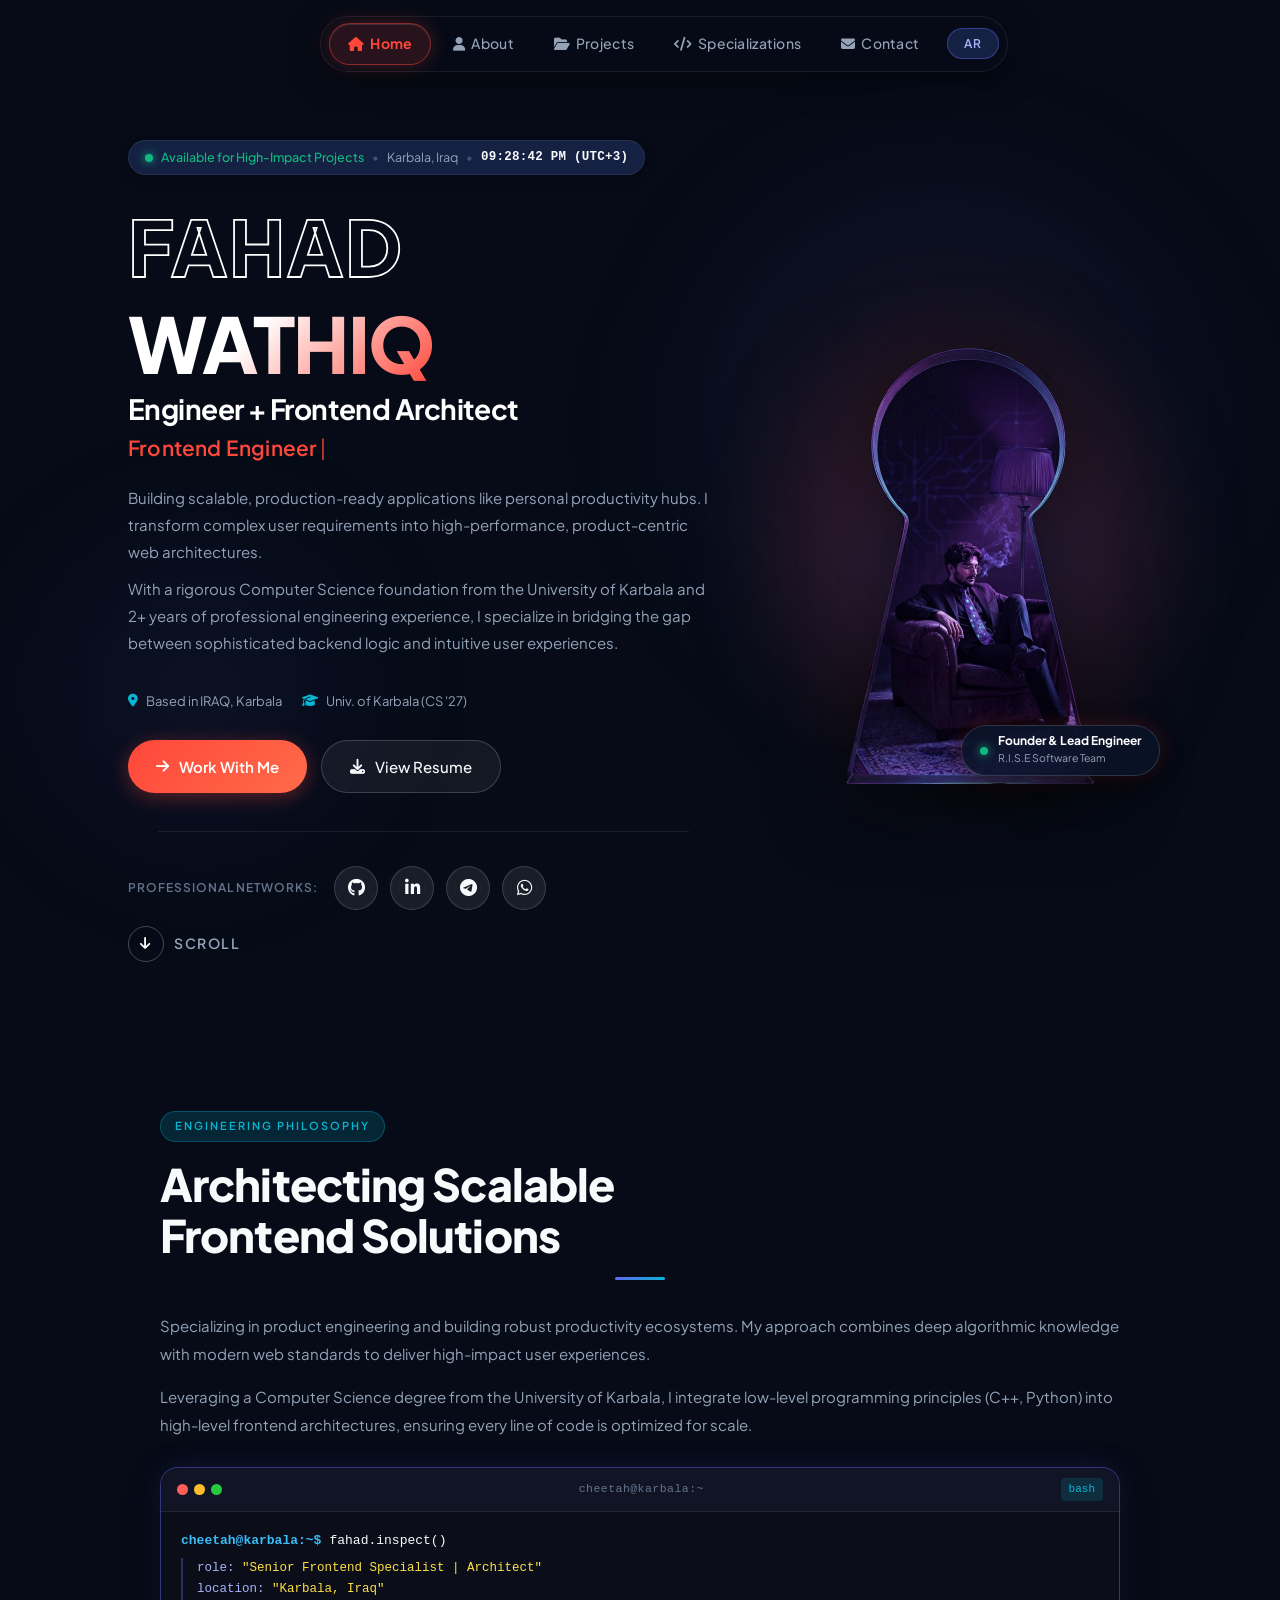
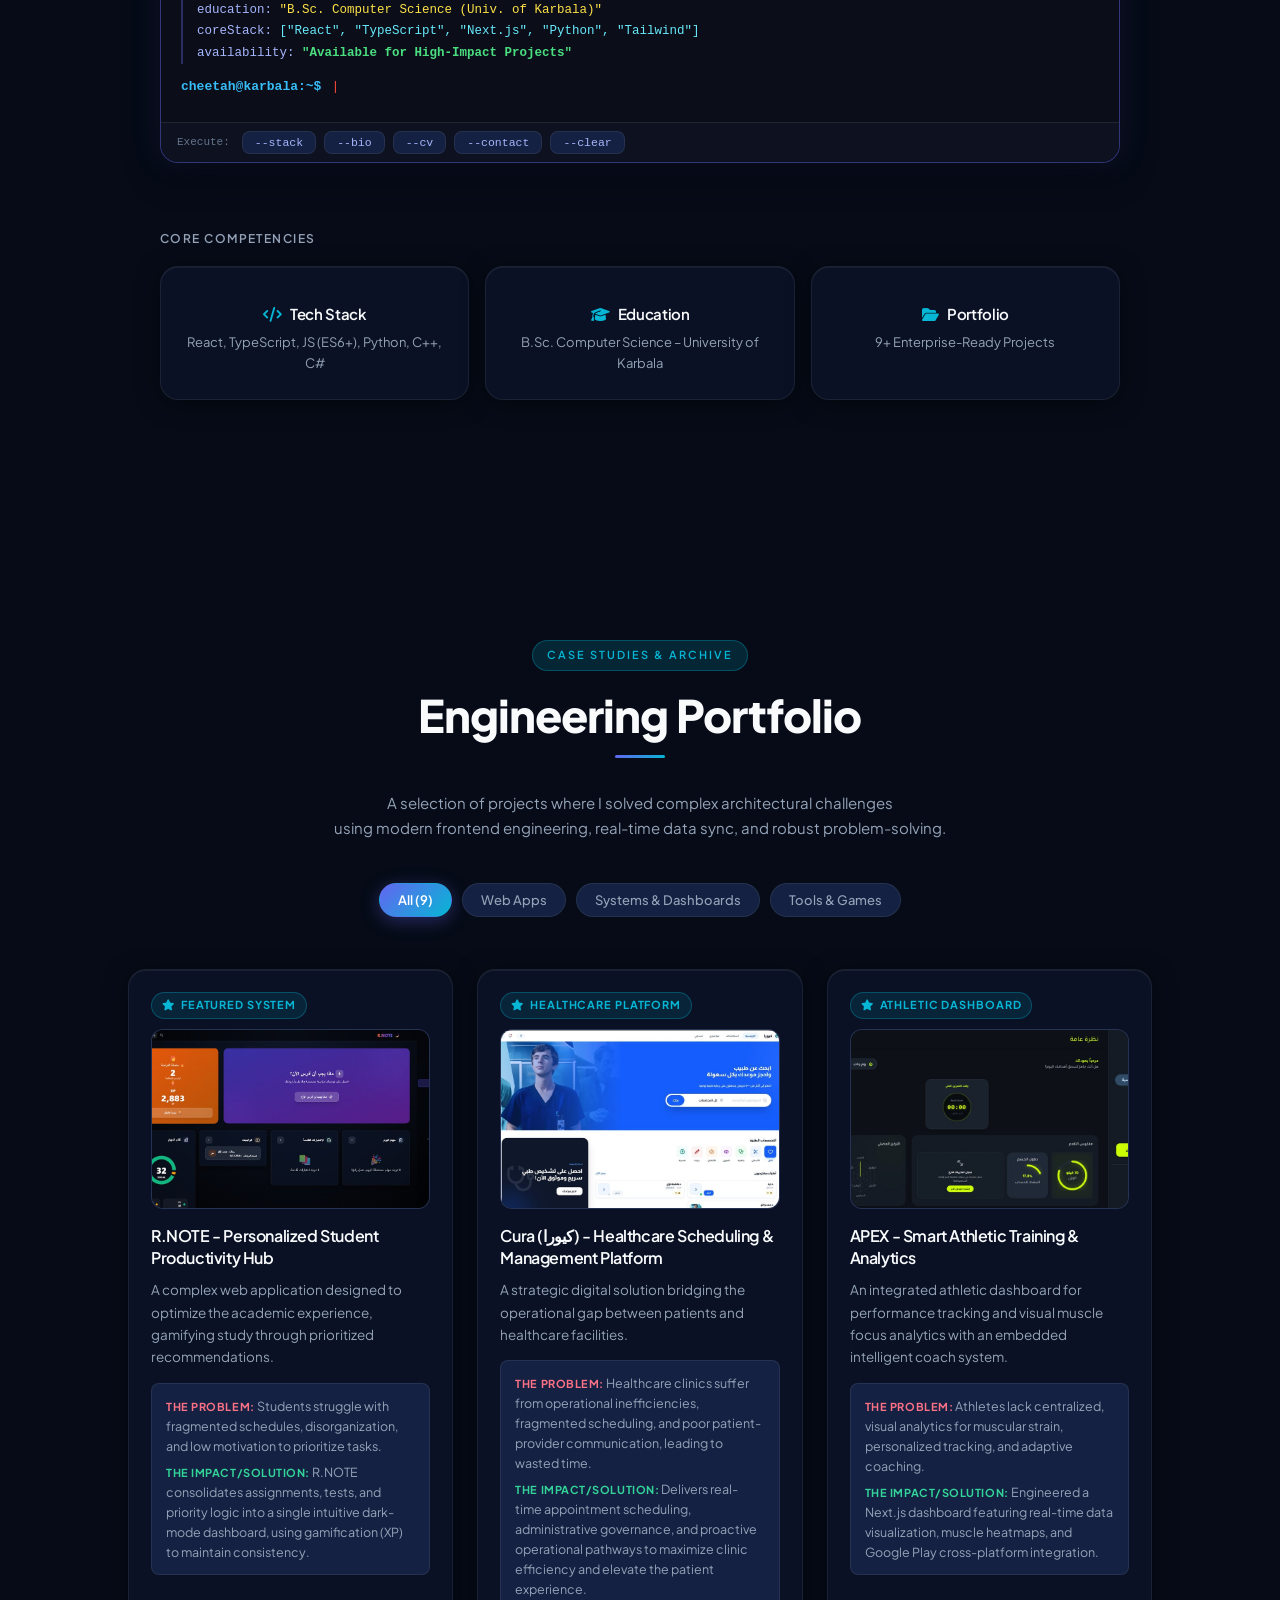
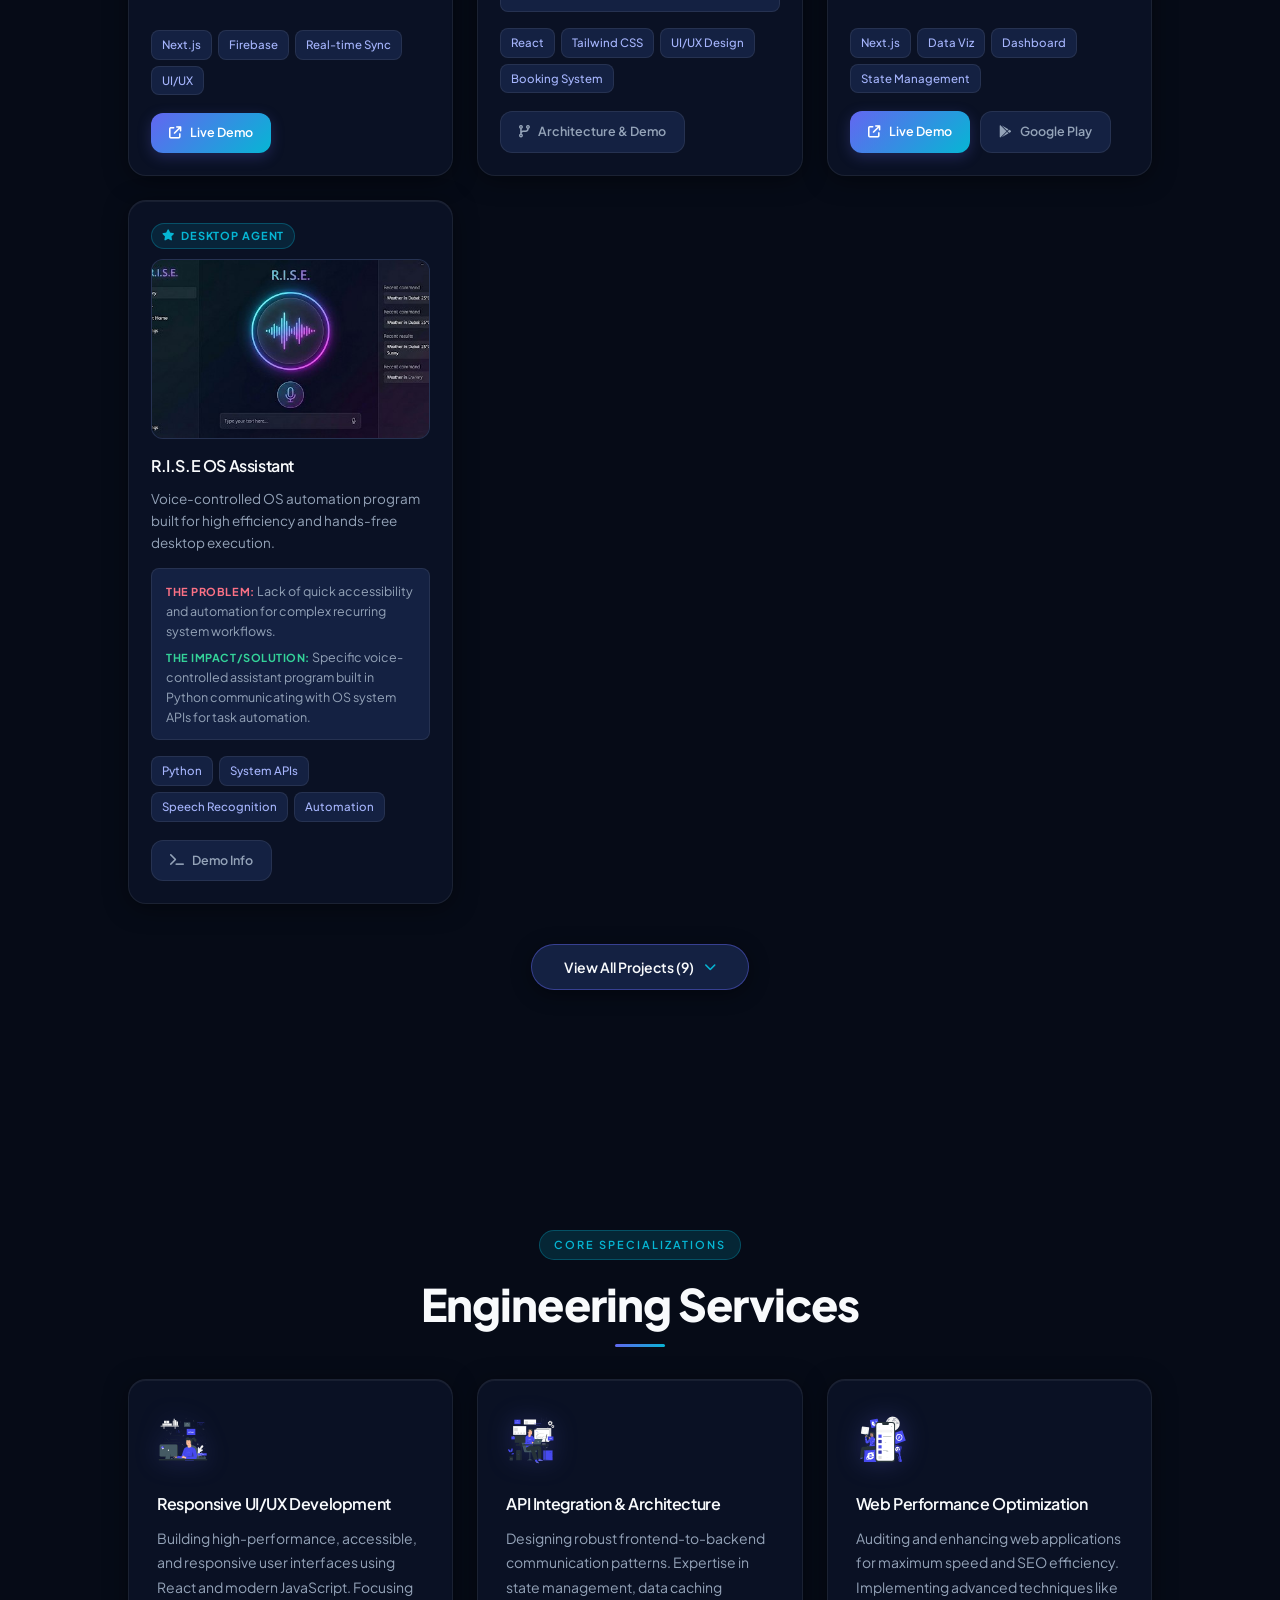
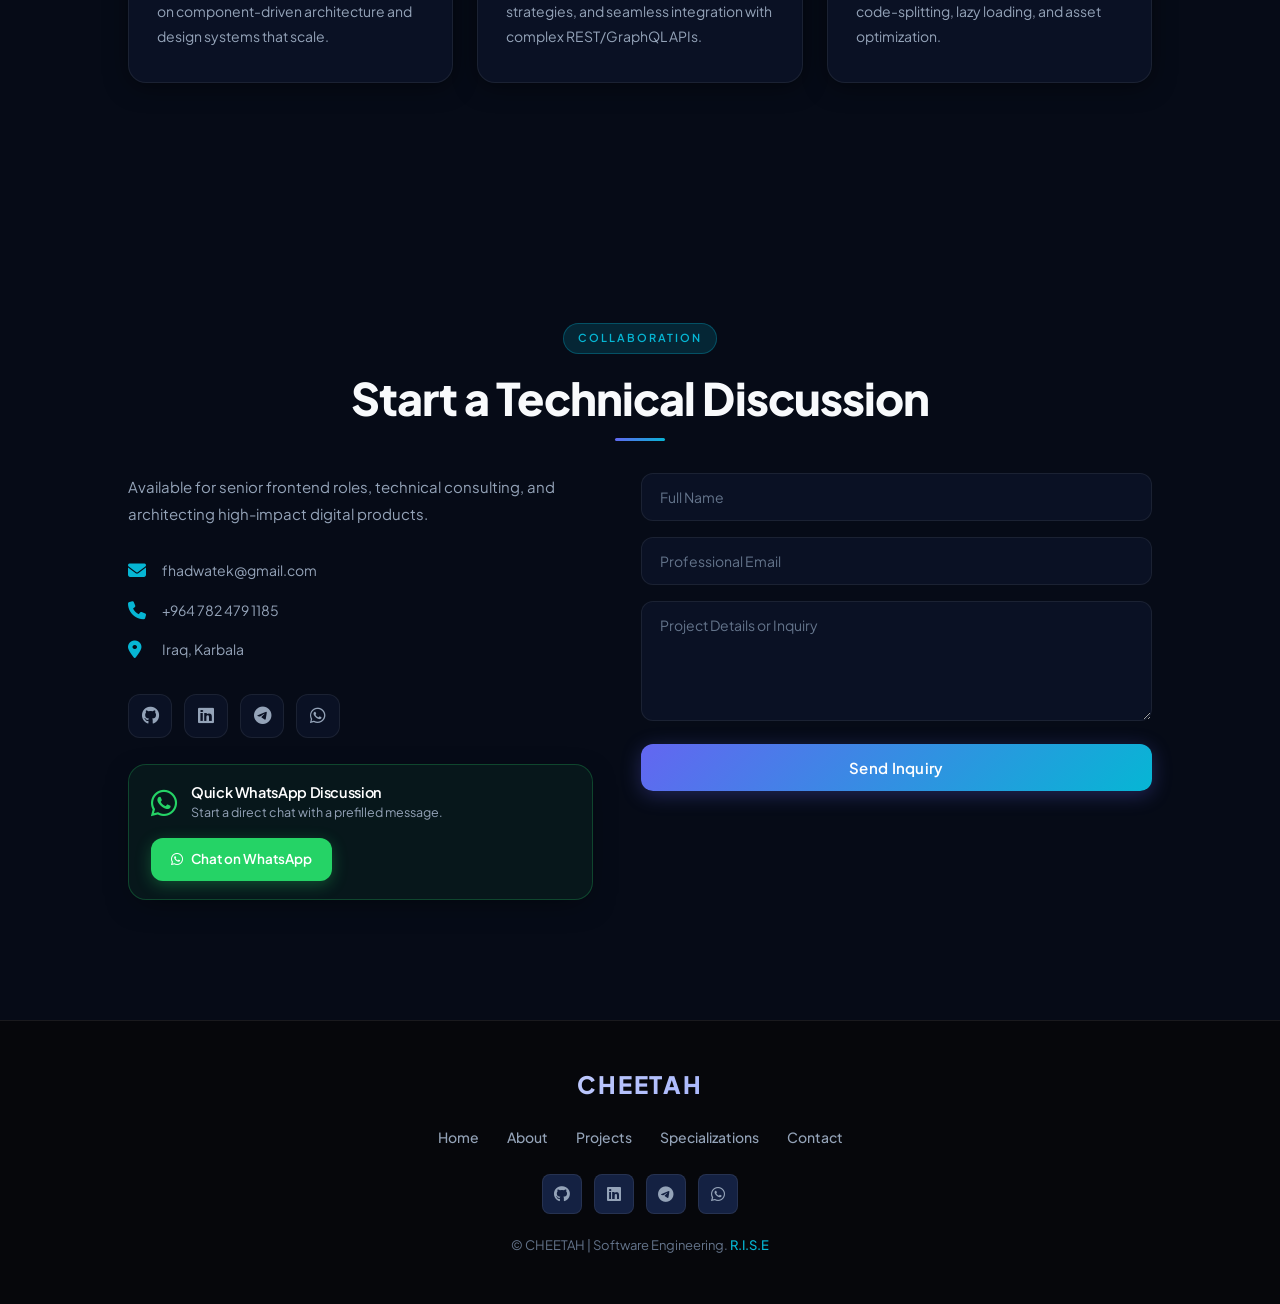
<file: index.html>
<!DOCTYPE html>
<html lang="en">
<head>
    <meta charset="UTF-8">
    <meta name="viewport" content="width=device-width, initial-scale=1.0">
    <meta http-equiv="Cache-Control" content="no-cache, no-store, must-revalidate">
    <meta http-equiv="Pragma" content="no-cache">
    <meta http-equiv="Expires" content="0">
    <title>Fahad Wathiq (CHEETAH) | Frontend Software Engineer</title>
    <link rel="stylesheet" href="style.css?v=3.5">
    <link rel="preconnect" href="https://fonts.googleapis.com">
    <link rel="preconnect" href="https://fonts.gstatic.com" crossorigin>
    <link href="https://fonts.googleapis.com/css2?family=IBM+Plex+Sans+Arabic:wght@400;500;600;700;800&family=JetBrains+Mono:wght@400;500;600&family=Plus+Jakarta+Sans:ital,wght@0,300..800;1,300..800&display=swap" rel="stylesheet">
    <link rel="stylesheet" href="https://cdnjs.cloudflare.com/ajax/libs/font-awesome/6.5.1/css/all.min.css" crossorigin="anonymous" referrerpolicy="no-referrer" />
    <link rel="icon" type="image/png" href="images/favicon.png">
</head>
<body>
    <!-- Loading Screen -->
    <div id="loading-screen">
        <div class="loading-content">
            <i class="fa-solid fa-laptop-code fa-4x main-icon hidden"></i>
            <h1 id="loading-text" class="hidden">FAHAD WATHIQ</h1>
            <div class="sub-icons">
                <i class="fa-brands fa-react fa-xl hidden"></i>
                <i class="fa-brands fa-js fa-xl hidden"></i>
                <i class="fa-brands fa-python fa-xl hidden"></i>
            </div>
            <h2 id="designer-text" class="hidden">Frontend Software Specialist | CHEETAH</h2>
        </div>
    </div>

    <!-- Mobile Menu Backdrop -->
    <div class="menu-overlay" id="menu-overlay"></div>

    <!-- Header Navigation -->
    <header class="header-list">
        <button class="hamburger" id="hamburger-menu" aria-label="Toggle navigation menu">
            <i class="fa-solid fa-bars"></i>
        </button>
        <nav class="div-list">
            <ul class="ul-list">
                <li class="active">
                    <i class="fa-solid fa-house"></i>
                    <a href="#home" data-i18n="nav-home">Home</a>
                </li>
                <li>
                    <i class="fa-solid fa-user"></i>
                    <a href="#about" data-i18n="nav-about">About</a>
                </li>
                <li>
                    <i class="fa-solid fa-folder-open"></i>
                    <a href="#project" data-i18n="nav-projects">Projects</a>
                </li>
                <li>
                    <i class="fa-solid fa-code"></i>
                    <a href="#services" data-i18n="nav-specializations">Specializations</a>
                </li>
                <li>
                    <i class="fa-solid fa-envelope"></i>
                    <a href="#contact" data-i18n="nav-contact">Contact</a>
                </li>
                <li id="lang-toggle-container">
                    <button id="lang-toggle-btn" onclick="toggleLanguage()" aria-label="Toggle language">AR</button>
                </li>
            </ul>
        </nav>
    </header>

    <!-- Home Hero Section -->
    <section class="home" id="home">
        <!-- Background Paint Splatter (Signature ATHIRA Artwork) -->
        <div class="hero-splatter-bg" aria-hidden="true"></div>

        <!-- Live Clock & Availability Status (Unified Sleek Badge) -->
        <div class="live-clock-badge">
            <span class="live-dot"></span>
            <span class="live-status" data-i18n="hero-availability">Available for High-Impact Projects</span>
            <span class="live-sep">•</span>
            <span class="live-city" data-i18n="live-location">Karbala, Iraq</span>
            <span class="live-sep">•</span>
            <span class="live-time" id="live-time">--:-- -- (UTC+3)</span>
        </div>

        <div class="home-container">
            <div class="home-section">
                <div class="info-home">
                    <!-- ATHIRA Clean High-End Typography -->
                    <div class="hero-name-wrap">
                        <h1 class="hero-name-title"><span class="hero-name-stroke" data-i18n="hero-name-first">FAHAD</span> <span class="hero-name-solid" data-i18n="hero-name-last">WATHIQ</span></h1>
                    </div>
                    <h2 class="hero-role-bold" data-i18n="hero-role-bold">Engineer + Frontend Architect</h2>
                    <h3 class="hero-role-typing" data-i18n="hero-subtitle">Frontend Software Engineer | Architect</h3>
                    
                    <div class="info-p">
                        <p data-i18n="hero-p1">Building scalable, production-ready applications with modern component architectures. I transform complex user requirements into high-performance, product-centric web architectures.</p>
                        <p data-i18n="hero-p2">With a rigorous Computer Science foundation from the University of Karbala and 2+ years of professional engineering experience, I specialize in bridging the gap between sophisticated backend logic and intuitive user experiences.</p>
                    </div>

                    <div class="info-p2">
                        <p><i class="fa-solid fa-location-dot"></i> <span data-i18n="hero-location">Based in IRAQ, Karbala</span></p>
                        <p><i class="fa-solid fa-graduation-cap"></i> <span data-i18n="hero-education">Univ. of Karbala (CS '27)</span></p>
                    </div>

                    <div class="btnn">
                        <a href="#contact" class="btn-home1" data-i18n="hero-btn-work"><i class="fa-solid fa-arrow-right"></i> Work With Me</a>
                        <a href="Fahad_Wathiq_Frontend_Engineer_CV.pdf" target="_blank" rel="noopener noreferrer" class="btn-home2" id="hero-resume-btn" data-i18n="hero-btn-resume"><i class="fa-solid fa-download"></i> View Resume</a>
                    </div>
                    <div class="hhr">
                        <hr>
                    </div>
                    <div class="follow">
                        <p class="followw" data-i18n="hero-follow">Professional Networks:</p>
                        <ul class="athira-social-circles">
                            <li><a href="https://github.com/fahadwm101" target="_blank" rel="noopener noreferrer" aria-label="GitHub"><i class="fa-brands fa-github"></i></a></li>
                            <li><a href="https://linkedin.com" target="_blank" rel="noopener noreferrer" aria-label="LinkedIn"><i class="fa-brands fa-linkedin-in"></i></a></li>
                            <li><a href="https://t.me/bfa7_7" target="_blank" rel="noopener noreferrer" aria-label="Telegram"><i class="fa-brands fa-telegram"></i></a></li>
                            <li><a href="https://wa.me/9647824791185" target="_blank" rel="noopener noreferrer" aria-label="WhatsApp"><i class="fa-brands fa-whatsapp"></i></a></li>
                        </ul>
                    </div>
                </div>
            </div>
            <div class="hero-image-wrap">
                <div class="hero-avatar-glow" aria-hidden="true"></div>
                <img src="images/my.png" alt="Fahad Wathiq - CHEETAH" class="hero-avatar" width="370" height="470">
                <div class="hero-floating-card">
                    <span class="card-dot"></span>
                    <div class="card-info">
                        <span class="card-title">Founder & Lead Engineer</span>
                        <span class="card-sub">R.I.S.E Software Team</span>
                    </div>
                </div>
            </div>
        </div>

        <!-- ATHIRA Scroll Down Indicator -->
        <div class="scroll-down-indicator">
            <a href="#about" aria-label="Scroll down">
                <span class="scroll-icon-circle"><i class="fa-solid fa-arrow-down"></i></span>
                <span class="scroll-label" data-i18n="hero-scroll">Scroll</span>
            </a>
        </div>
    </section>

    <!-- About Section -->
    <section class="about" id="about">
        <div class="about-wrapper">
            <span id="about-tag" data-i18n="about-philosophy">ENGINEERING PHILOSOPHY</span>
            <div class="title">
                <h1 data-i18n="about-title1">Architecting Scalable</h1>
                <h1 data-i18n="about-title2">Frontend Solutions</h1>
            </div>
            <div class="hrrr"></div>
            <div class="about-container">
                <div class="info-about">
                    <div class="about-info">
                        <p data-i18n="about-p1">Specializing in product engineering and building robust productivity ecosystems. My approach combines deep algorithmic knowledge with modern web standards to deliver high-impact user experiences.</p>
                        <p data-i18n="about-p2">Leveraging a Computer Science degree from the University of Karbala, I integrate low-level programming principles (C++, Python) into high-level frontend architectures, ensuring every line of code is optimized for scale.</p>
                    </div>

                    <!-- Developer Terminal Box (Feature 5) -->
                    <div class="terminal-window">
                        <div class="terminal-header">
                            <div class="terminal-dots">
                                <span class="dot red"></span>
                                <span class="dot yellow"></span>
                                <span class="dot green"></span>
                            </div>
                            <div class="terminal-title">cheetah@karbala:~</div>
                            <div class="terminal-action">bash</div>
                        </div>
                        <div class="terminal-body" id="terminal-body">
                            <div class="terminal-line"><span class="prompt">cheetah@karbala:~$</span> <span class="cmd">fahad.inspect()</span></div>
                            <div class="terminal-output">
                                <span class="out-key">role:</span> <span class="out-str">"Senior Frontend Specialist | Architect"</span><br>
                                <span class="out-key">location:</span> <span class="out-str">"Karbala, Iraq"</span><br>
                                <span class="out-key">education:</span> <span class="out-str">"B.Sc. Computer Science (Univ. of Karbala)"</span><br>
                                <span class="out-key">coreStack:</span> <span class="out-arr">["React", "TypeScript", "Next.js", "Python", "Tailwind"]</span><br>
                                <span class="out-key">availability:</span> <span class="out-green">"Available for High-Impact Projects"</span>
                            </div>
                            <div class="terminal-line"><span class="prompt">cheetah@karbala:~$</span> <span class="cursor">|</span></div>
                        </div>
                        <div class="terminal-quick-cmds">
                            <span class="terminal-quick-label">Execute:</span>
                            <button type="button" class="term-btn" onclick="runTerminalCmd('stack')" data-i18n="term-btn-stack">--stack</button>
                            <button type="button" class="term-btn" onclick="runTerminalCmd('bio')" data-i18n="term-btn-bio">--bio</button>
                            <button type="button" class="term-btn" onclick="runTerminalCmd('cv')" data-i18n="term-btn-cv">--cv</button>
                            <button type="button" class="term-btn" onclick="runTerminalCmd('contact')" data-i18n="term-btn-contact">--contact</button>
                            <button type="button" class="term-btn" onclick="runTerminalCmd('clear')" data-i18n="term-btn-clear">--clear</button>
                        </div>
                    </div>

                    <h2 data-i18n="about-core">Core Competencies</h2>
                    <div class="card">
                        <div class="c1">
                            <h3><i class="fa-solid fa-code"></i> <span data-i18n="about-card1-title">Tech Stack</span></h3>
                            <p data-i18n="about-card1-p">React, TypeScript, JS (ES6+), Python, C++, C#</p>
                        </div>
                        <div class="c1">
                            <h3><i class="fa-solid fa-graduation-cap"></i> <span data-i18n="about-card2-title">Education</span></h3>
                            <p data-i18n="about-card2-p">B.Sc. Computer Science – University of Karbala</p>
                        </div>
                        <div class="c1">
                            <h3><i class="fa-solid fa-folder-open"></i> <span data-i18n="about-card3-title">Portfolio</span></h3>
                            <p data-i18n="about-card3-p">9+ Enterprise-Ready Projects</p>
                        </div>
                    </div>
                </div>
            </div>
        </div>
    </section>

    <!-- Projects Section -->
    <section class="project" id="project">
        <p data-i18n="projects-subtitle">CASE STUDIES & ARCHIVE</p>
        <h1 data-i18n="projects-title">Engineering Portfolio</h1>
        <hr>
        <div class="info-pro">
            <p data-i18n="projects-p1">A selection of projects where I solved complex architectural challenges</p>
            <p data-i18n="projects-p2">using modern frontend engineering, real-time data sync, and robust problem-solving.</p>
        </div>

        <!-- Project Filter Tabs (Feature 1) -->
        <div class="project-filters">
            <button type="button" class="filter-btn active" data-filter="all" data-i18n="filter-all">All (9)</button>
            <button type="button" class="filter-btn" data-filter="web" data-i18n="filter-web">Web Apps</button>
            <button type="button" class="filter-btn" data-filter="system" data-i18n="filter-system">Systems & Dashboards</button>
            <button type="button" class="filter-btn" data-filter="tool" data-i18n="filter-tool">Tools & Games</button>
        </div>

        <!-- Primary Featured Projects Grid (Always Visible) -->
        <div class="projects-container">

            <!-- 1. R.NOTE (RISE Featured) -->
            <div class="project-card" data-category="web">
                <span class="featured-badge"><i class="fa-solid fa-star"></i> Featured System</span>
                <img src="images/r_note.png" alt="R.NOTE Project" loading="lazy">
                <h3 data-i18n="project1-title">R.NOTE - Personalized Student Productivity Hub</h3>
                <p data-i18n="project1-p">A complex web application designed to optimize the academic experience, gamifying study through prioritized recommendations.</p>
                <div class="case-study-details">
                    <p class="problem-tag"><strong data-i18n="project-problem">The Problem:</strong> <span data-i18n="project1-problem-text">Students struggle with fragmented schedules, disorganization, and low motivation to prioritize tasks.</span></p>
                    <p class="solution-tag"><strong data-i18n="project-solution">The Impact/Solution:</strong> <span data-i18n="project1-solution-text">R.NOTE consolidates assignments, tests, and priority logic into a single intuitive dark-mode dashboard, using gamification (XP) to maintain consistency.</span></p>
                </div>
                <div class="skills">
                    <span>Next.js</span>
                    <span>Firebase</span>
                    <span>Real-time Sync</span>
                    <span>UI/UX</span>
                </div>
                <div class="btns">
                    <a href="https://r-note-app.vercel.app" target="_blank" rel="noopener noreferrer" class="btn" data-i18n="project-btn-live"><i class="fas fa-arrow-up-right-from-square"></i> Live Demo</a>
                </div>
            </div>

            <!-- 2. Cura (Healthcare Platform) -->
            <div class="project-card" data-category="system">
                <span class="featured-badge"><i class="fa-solid fa-star"></i> Healthcare Platform</span>
                <img src="images/cura.png" alt="Cura Healthcare Project" loading="lazy">
                <h3 data-i18n="project2-title">Cura (كيورا) - Healthcare Scheduling & Management Platform</h3>
                <p data-i18n="project2-p">A strategic digital solution bridging the operational gap between patients and healthcare facilities.</p>
                <div class="case-study-details">
                    <p class="problem-tag"><strong data-i18n="project-problem">The Problem:</strong> <span data-i18n="project2-problem-text">Healthcare clinics suffer from operational inefficiencies, fragmented scheduling, and poor patient-provider communication, leading to wasted time.</span></p>
                    <p class="solution-tag"><strong data-i18n="project-solution">The Impact/Solution:</strong> <span data-i18n="project2-solution-text">Delivers real-time appointment scheduling, administrative governance, and proactive operational pathways to maximize clinic efficiency and elevate the patient experience.</span></p>
                </div>
                <div class="skills">
                    <span>React</span>
                    <span>Tailwind CSS</span>
                    <span>UI/UX Design</span>
                    <span>Booking System</span>
                </div>
                <div class="btns">
                    <a href="https://t.me/bfa7_7" target="_blank" rel="noopener noreferrer" class="btn btn-secondary" data-i18n="project-btn-inquiry"><i class="fa-solid fa-code-branch"></i> Architecture & Demo</a>
                </div>
            </div>

            <!-- 3. APEX (Smart Athletic Training & Analytics) -->
            <div class="project-card" data-category="system">
                <span class="featured-badge"><i class="fa-solid fa-star"></i> Athletic Dashboard</span>
                <img src="images/apex.png" alt="APEX Platform" loading="lazy">
                <h3 data-i18n="project-apex-title">APEX - Smart Athletic Training & Analytics</h3>
                <p data-i18n="project-apex-p">An integrated athletic dashboard for performance tracking and visual muscle focus analytics with an embedded intelligent coach system.</p>
                <div class="case-study-details">
                    <p class="problem-tag"><strong data-i18n="project-problem">The Problem:</strong> <span data-i18n="project-apex-problem-text">Athletes lack centralized, visual analytics for muscular strain, personalized tracking, and adaptive coaching.</span></p>
                    <p class="solution-tag"><strong data-i18n="project-solution">The Impact/Solution:</strong> <span data-i18n="project-apex-solution-text">Engineered a Next.js dashboard featuring real-time data visualization, muscle heatmaps, and Google Play cross-platform integration.</span></p>
                </div>
                <div class="skills">
                    <span>Next.js</span>
                    <span>Data Viz</span>
                    <span>Dashboard</span>
                    <span>State Management</span>
                </div>
                <div class="btns">
                    <a href="https://apex-b81f3.web.app" target="_blank" rel="noopener noreferrer" class="btn" data-i18n="project-btn-live"><i class="fas fa-arrow-up-right-from-square"></i> Live Demo</a>
                    <a href="https://play.google.com/store/apps/details?id=com.risesoftware.apexcore" target="_blank" rel="noopener noreferrer" class="btn btn-secondary" data-i18n="project-btn-play"><i class="fa-brands fa-google-play"></i> Google Play</a>
                </div>
            </div>

            <!-- 4. R.I.S.E OS Assistant -->
            <div class="project-card" data-category="tool">
                <span class="featured-badge"><i class="fa-solid fa-star"></i> Desktop Agent</span>
                <img src="images/P4.jpg" alt="R.I.S.E OS Assistant" loading="lazy">
                <h3 data-i18n="project6-title">R.I.S.E OS Assistant</h3>
                <p data-i18n="project6-p">Voice-controlled OS automation program built for efficiency.</p>
                <div class="case-study-details">
                    <p class="problem-tag"><strong data-i18n="project-problem">The Problem:</strong> <span data-i18n="project6-problem-text">Lack of accessibility for certain workflows.</span></p>
                    <p class="solution-tag"><strong data-i18n="project-solution">The Impact/Solution:</strong> <span data-i18n="project6-solution-text">Specific voice-controlled assistant program.</span></p>
                </div>
                <div class="skills">
                    <span>Python</span>
                    <span>System APIs</span>
                    <span>Speech Recognition</span>
                    <span>Automation</span>
                </div>
                <div class="btns">
                    <a href="https://github.com/fahadwm101" target="_blank" rel="noopener noreferrer" class="btn btn-secondary" data-i18n="project-btn-demo"><i class="fas fa-terminal"></i> Demo Info</a>
                </div>
            </div>
        </div>

        <!-- Additional Projects Grid (Collapsible / Expandable) -->
        <div class="projects-more" id="projects-more">

            <!-- 5. The Finals Loadout -->
            <div class="project-card" data-category="tool">
                <img src="images/finals.png" alt="The Finals Loadout" loading="lazy">
                <h3 data-i18n="project-finals-title">The Finals Loadout - Community Gaming Engine</h3>
                <p data-i18n="project-finals-p">An intelligent algorithmic loadout randomizer designed to simulate the in-game aesthetic with reactive state management.</p>
                <div class="case-study-details">
                    <p class="problem-tag"><strong data-i18n="project-problem">The Problem:</strong> <span data-i18n="project-finals-problem-text">Repetitive gameplay strategies and static loadouts limiting player experimentation.</span></p>
                    <p class="solution-tag"><strong data-i18n="project-solution">The Impact/Solution:</strong> <span data-i18n="project-finals-solution-text">Built a fast, gamified weapon and ability randomizer with fluid audio-visual feedback and custom UI systems.</span></p>
                </div>
                <div class="skills">
                    <span>React</span>
                    <span>State Management</span>
                    <span>Gaming UI</span>
                </div>
                <div class="btns">
                    <a href="https://random-loadout.fhadwatek.workers.dev" target="_blank" rel="noopener noreferrer" class="btn" data-i18n="project-btn-live"><i class="fas fa-arrow-up-right-from-square"></i> Live Demo</a>
                </div>
            </div>

            <!-- 6. Stackbase -->
            <div class="project-card" data-category="web">
                <img src="images/stackbase.png" alt="Stackbase" loading="lazy">
                <h3 data-i18n="project-stackbase-title">Stackbase - Developer Knowledge & Directory Hub</h3>
                <p data-i18n="project-stackbase-p">A curated directory indexing indispensable developer tools, resources, and APIs in a unified, searchable portal.</p>
                <div class="case-study-details">
                    <p class="problem-tag"><strong data-i18n="project-problem">The Problem:</strong> <span data-i18n="project-stackbase-problem-text">Fragmented bookmarks and wasted discovery time for modern engineering libraries and tools.</span></p>
                    <p class="solution-tag"><strong data-i18n="project-solution">The Impact/Solution:</strong> <span data-i18n="project-stackbase-solution-text">Consolidated hundreds of vetted developer tools into categorized, fast-search index boards.</span></p>
                </div>
                <div class="skills">
                    <span>Resources</span>
                    <span>Developers</span>
                    <span>Directory Hub</span>
                </div>
                <div class="btns">
                    <a href="https://stack-base-six.vercel.app/en" target="_blank" rel="noopener noreferrer" class="btn" data-i18n="project-btn-live"><i class="fas fa-arrow-up-right-from-square"></i> Live Demo</a>
                </div>
            </div>

            <!-- 7. Sarb (سرب) -->
            <div class="project-card" data-category="tool">
                <img src="images/sarb.png" alt="Sarb Typing Game" loading="lazy">
                <h3 data-i18n="project-sarb-title">Sarb (سرب) - Arabic Fast Typing Competitive Game</h3>
                <p data-i18n="project-sarb-p">An interactive competitive platform to master Arabic touch typing across 500+ dynamic challenge levels.</p>
                <div class="case-study-details">
                    <p class="problem-tag"><strong data-i18n="project-problem">The Problem:</strong> <span data-i18n="project-sarb-problem-text">Scarcity of engaging, high-standard gamified typing platforms tailored for the Arabic keyboard.</span></p>
                    <p class="solution-tag"><strong data-i18n="project-solution">The Impact/Solution:</strong> <span data-i18n="project-sarb-solution-text">Developed a gamified typing engine calculating real-time WPM, precision error-tracking, and competitive ranks.</span></p>
                </div>
                <div class="skills">
                    <span>Educational Game</span>
                    <span>Interactive UI</span>
                    <span>Arabic UX</span>
                </div>
                <div class="btns">
                    <a href="https://sarb3.vercel.app" target="_blank" rel="noopener noreferrer" class="btn" data-i18n="project-btn-live"><i class="fas fa-arrow-up-right-from-square"></i> Live Demo</a>
                </div>
            </div>

            <!-- 8. Birthday App -->
            <div class="project-card" data-category="web">
                <img src="images/birthday.png" alt="Birthday App" loading="lazy">
                <h3 data-i18n="project-birthday-title">Birthday App - Interactive Web Celebration Experience</h3>
                <p data-i18n="project-birthday-p">An interactive greeting platform featuring festive animations, dynamic soundscapes, and delightful micro-interactions.</p>
                <div class="case-study-details">
                    <p class="problem-tag"><strong data-i18n="project-problem">The Problem:</strong> <span data-i18n="project-birthday-problem-text">Traditional greeting messages feel static, impersonal, and forgettable.</span></p>
                    <p class="solution-tag"><strong data-i18n="project-solution">The Impact/Solution:</strong> <span data-i18n="project-birthday-solution-text">Engineered an immersive celebration page with procedural confetti, interactive gift unpacking, and audio cues.</span></p>
                </div>
                <div class="skills">
                    <span>React</span>
                    <span>Interactive Web</span>
                    <span>Animations</span>
                </div>
                <div class="btns">
                    <a href="https://birthdayweb-ae7a4.web.app" target="_blank" rel="noopener noreferrer" class="btn" data-i18n="project-btn-live"><i class="fas fa-arrow-up-right-from-square"></i> Live Demo</a>
                </div>
            </div>

            <!-- 9. NeuroSing Website -->
            <div class="project-card" data-category="web">
                <img src="images/Cleveroad.png" alt="NeuroSing Website" loading="lazy">
                <h3 data-i18n="project3-title">NeuroSing Website</h3>
                <p data-i18n="project3-p">Modern online store with product filtering, cart, and payment system.</p>
                <div class="case-study-details">
                    <p class="problem-tag"><strong data-i18n="project-problem">The Problem:</strong> <span data-i18n="project3-problem-text">Fragmentation in the Neuro-supplies market.</span></p>
                    <p class="solution-tag"><strong data-i18n="project-solution">The Impact/Solution:</strong> <span data-i18n="project3-solution-text">Centralized intelligent commerce platform.</span></p>
                </div>
                <div class="skills">
                    <span>React</span>
                    <span>Python</span>
                    <span>Real-time APIs</span>
                </div>
                <div class="btns">
                    <a href="https://github.com/fahadwm101" target="_blank" rel="noopener noreferrer" class="btn btn-secondary" data-i18n="project-btn-arch"><i class="fas fa-layer-group"></i> Architecture</a>
                </div>
            </div>
        </div>

        <!-- Toggle Projects Button -->
        <div class="projects-actions">
            <button id="toggle-projects-btn" class="btn-toggle-projects" type="button" aria-expanded="false">
                <span data-i18n="projects-toggle-more">View All Projects (9)</span>
                <i class="fa-solid fa-chevron-down"></i>
            </button>
        </div>
    </section>

    <!-- Services Section -->
    <section class="services" id="services">
        <p data-i18n="services-subtitle">CORE SPECIALIZATIONS</p>
        <h1 data-i18n="services-title">Engineering Services</h1>
        <hr>
        <div class="services-container">
            <div class="service-card">
                <img src="images/web.svg" alt="Web Development" loading="lazy">
                <h3 data-i18n="service1-title">Responsive UI/UX Development</h3>
                <p data-i18n="service1-p">Building high-performance, accessible, and responsive user interfaces using React and modern JavaScript. Focusing on component-driven architecture and design systems that scale.</p>
            </div>

            <div class="service-card">
                <img src="images/app.svg" alt="App Development" loading="lazy">
                <h3 data-i18n="service2-title">API Integration & Architecture</h3>
                <p data-i18n="service2-p">Designing robust frontend-to-backend communication patterns. Expertise in state management, data caching strategies, and seamless integration with complex REST/GraphQL APIs.</p>
            </div>

            <div class="service-card">
                <img src="images/seo.svg" alt="Web Performance Optimization" loading="lazy">
                <h3 data-i18n="service3-title">Web Performance Optimization</h3>
                <p data-i18n="service3-p">Auditing and enhancing web applications for maximum speed and SEO efficiency. Implementing advanced techniques like code-splitting, lazy loading, and asset optimization.</p>
            </div>
        </div>
    </section>

    <!-- Contact Section -->
    <section class="contact" id="contact">
        <p data-i18n="contact-subtitle">COLLABORATION</p>
        <h1 data-i18n="contact-title">Start a Technical Discussion</h1>
        <hr>
        <div class="contact-content">
            <div class="contact-info">
                <p data-i18n="contact-p">Available for senior frontend roles, technical consulting, and architecting high-impact digital products.</p>
                <div class="contact-details">
                    <div class="contact-item">
                        <i class="fa-solid fa-envelope"></i>
                        <a href="mailto:fhadwatek@gmail.com">fhadwatek@gmail.com</a>
                    </div>
                    <div class="contact-item">
                        <i class="fa-solid fa-phone"></i>
                        <a href="tel:+9647824791185">+964 782 479 1185</a>
                    </div>
                    <div class="contact-item">
                        <i class="fa-solid fa-location-dot"></i>
                        <span data-i18n="contact-location">Iraq, Karbala</span>
                    </div>
                </div>

                <div class="social-links">
                    <a href="https://github.com/fahadwm101" class="social-link" target="_blank" rel="noopener noreferrer" aria-label="GitHub">
                        <i class="fa-brands fa-github"></i>
                    </a>
                    <a href="https://linkedin.com" class="social-link" target="_blank" rel="noopener noreferrer" aria-label="LinkedIn">
                        <i class="fa-brands fa-linkedin"></i>
                    </a>
                    <a href="https://t.me/bfa7_7" class="social-link" target="_blank" rel="noopener noreferrer" aria-label="Telegram">
                        <i class="fa-brands fa-telegram"></i>
                    </a>
                    <a href="https://wa.me/9647824791185" class="social-link" target="_blank" rel="noopener noreferrer" aria-label="WhatsApp">
                        <i class="fa-brands fa-whatsapp"></i>
                    </a>
                </div>

                <!-- Quick WhatsApp Direct Chat Box (Feature 6) -->
                <div class="quick-whatsapp-box">
                    <div class="whatsapp-info">
                        <i class="fa-brands fa-whatsapp"></i>
                        <div>
                            <h4 data-i18n="whatsapp-title">Quick WhatsApp Discussion</h4>
                            <p data-i18n="whatsapp-subtitle">Start a direct chat with a prefilled message.</p>
                        </div>
                    </div>
                    <a href="https://wa.me/9647824791185" id="whatsapp-quick-btn" class="btn-whatsapp" target="_blank" rel="noopener noreferrer">
                        <i class="fa-brands fa-whatsapp"></i>
                        <span data-i18n="whatsapp-btn">Chat on WhatsApp</span>
                    </a>
                </div>
            </div>

            <div class="contact-form">
                <form id="contact-form">
                    <div class="form-group">
                        <input type="text" placeholder="Full Name" required name="user_name" data-i18n-placeholder="form-name">
                    </div>
                    <div class="form-group">
                        <input type="email" placeholder="Professional Email" required name="user_email" data-i18n-placeholder="form-email">
                    </div>
                    <div class="form-group">
                        <textarea name="message" placeholder="Project Details or Inquiry" rows="5" required data-i18n-placeholder="form-message"></textarea>
                    </div>
                    <button type="submit" class="btn-send" data-i18n="form-btn">Send Inquiry</button>
                </form>
            </div>
        </div>
    </section>

    <!-- Footer -->
    <footer class="footer">
        <div class="footer-container">
            <h2 class="footer-logo">CHEETAH</h2>
            <ul class="footer-links">
                <li><a href="#home" data-i18n="nav-home">Home</a></li>
                <li><a href="#about" data-i18n="nav-about">About</a></li>
                <li><a href="#project" data-i18n="nav-projects">Projects</a></li>
                <li><a href="#services" data-i18n="nav-specializations">Specializations</a></li>
                <li><a href="#contact" data-i18n="nav-contact">Contact</a></li>
            </ul>
            <div class="footer-social">
                <a href="https://github.com/fahadwm101" target="_blank" rel="noopener noreferrer" aria-label="GitHub"><i class="fa-brands fa-github"></i></a>
                <a href="https://linkedin.com" target="_blank" rel="noopener noreferrer" aria-label="LinkedIn"><i class="fa-brands fa-linkedin"></i></a>
                <a href="https://t.me/bfa7_7" target="_blank" rel="noopener noreferrer" aria-label="Telegram"><i class="fa-brands fa-telegram"></i></a>
                <a href="https://wa.me/9647824791185" target="_blank" rel="noopener noreferrer" aria-label="WhatsApp"><i class="fa-brands fa-whatsapp"></i></a>
            </div>
            <p class="footer-copy">&copy; <span data-i18n="footer-copy">CHEETAH | Software Engineering.</span> <a href="https://rise-website.www-riseteam.workers.dev" target="_blank" rel="noopener noreferrer">R.I.S.E</a></p>
        </div>
    </footer>

    <!-- Interactive Toast -->
    <div id="toast" class="toast">
        <i class="fa-solid fa-circle-check"></i>
        <span id="toast-msg">Thank you! Your inquiry has been sent.</span>
    </div>

    <script src="main.js?v=3.5"></script>
</body>
</html>
</file>
<file: style.css>
/* ==========================================================================
   FAHAD WATHIQ — PORTFOLIO DESIGN SYSTEM
   Theme: Linear Modern Dark (Electric Indigo & Cyber Cyan Accent)
   Headings: Syne | Body: DM Sans | Arabic: Cairo
   ========================================================================== */

:root {
  /* Core Brand Colors */
  --primary: #6366F1;             /* Electric Indigo */
  --primary-light: #818CF8;       /* Lavender Indigo */
  --primary-dark: #4F46E5;        /* Deep Indigo */
  --primary-glow: rgba(99, 102, 241, 0.14);
  --primary-glow-strong: rgba(99, 102, 241, 0.28);

  /* Modern Cyber Accents */
  --accent-cyan: #06B6D4;         /* High-tech Cyan */
  --accent-cyan-glow: rgba(6, 182, 212, 0.16);
  --accent-gradient: linear-gradient(135deg, #6366F1 0%, #06B6D4 100%);
  --accent-gradient-text: linear-gradient(135deg, #FFFFFF 0%, #A5B4FC 60%, #38BDF8 100%);

  /* Status & Highlights */
  --badge-green: #10B981;
  --badge-green-glow: rgba(16, 185, 129, 0.18);
  --tag-problem: #FB7185;
  --tag-solution: #34D399;

  /* Surfaces & Backgrounds */
  --bg-main: #060B17;             /* ATHIRA Midnight Navy */
  --bg-card: #0A1124;             /* Deep Tinted Navy Surface */
  --bg-card-hover: #101B38;       /* Hover elevation */
  --bg-surface: #142142;          /* Pill/badge surface */
  --bg-glass: rgba(255, 255, 255, 0.05);
  --bg-nav: rgba(6, 11, 23, 0.88);
  --accent-coral: #FF473A;        /* ATHIRA Signature Coral Red */
  --accent-coral-glow: rgba(255, 71, 58, 0.35);

  /* Typography */
  --text-primary: #F8FAFC;        /* Sharp clean white */
  --text-secondary: #94A3B8;      /* Cool slate */
  --text-muted: #64748B;          /* Muted meta */
  --text-accent: #A5B4FC;         /* Soft indigo-violet */

  /* Borders & Glass */
  --border: rgba(255, 255, 255, 0.08);
  --border-card: rgba(255, 255, 255, 0.07);
  --border-hover: rgba(99, 102, 241, 0.45);
  --border-highlight: rgba(255, 255, 255, 0.14);

  /* Radii */
  --radius-sm: 8px;
  --radius-md: 12px;
  --radius-lg: 18px;
  --radius-xl: 24px;
  --radius-pill: 9999px;

  /* Shadows */
  --shadow-card: 0 4px 24px -2px rgba(0, 0, 0, 0.5), inset 0 1px 0 0 rgba(255, 255, 255, 0.06);
  --shadow-card-hover: 0 16px 36px -6px rgba(0, 0, 0, 0.7), 0 0 32px rgba(99, 102, 241, 0.2), inset 0 1px 0 0 rgba(255, 255, 255, 0.12);
  --shadow-glow: 0 0 60px rgba(99, 102, 241, 0.16);

  /* Animation */
  --transition: 0.3s cubic-bezier(0.4, 0, 0.2, 1);
  --transition-slow: 0.5s cubic-bezier(0.4, 0, 0.2, 1);
}

/* ======================== RESET & BASE ======================== */
*, *::before, *::after {
  margin: 0;
  padding: 0;
  box-sizing: border-box;
}

html {
  scroll-behavior: smooth;
  -webkit-overflow-scrolling: touch;
  font-size: 16px;
  overflow-x: hidden;
  width: 100%;
  max-width: 100%;
}

body {
  background-color: var(--bg-main);
  color: var(--text-primary);
  font-family: 'Plus Jakarta Sans', -apple-system, BlinkMacSystemFont, 'Segoe UI', Roboto, sans-serif;
  line-height: 1.7;
  overflow-x: hidden;
  width: 100%;
  max-width: 100%;
  position: relative;
  -webkit-font-smoothing: antialiased;
  -moz-osx-font-smoothing: grayscale;
}

body.menu-open {
  overflow: hidden;
}

/* Headings font */
h1, h2, h3, h4, h5, h6 {
  font-family: 'Plus Jakarta Sans', sans-serif;
  font-weight: 800;
  letter-spacing: -0.025em;
  line-height: 1.25;
  color: var(--text-primary);
}

/* ======================== SCROLLBAR ======================== */
::-webkit-scrollbar {
  width: 6px;
}
::-webkit-scrollbar-track {
  background: var(--bg-main);
}
::-webkit-scrollbar-thumb {
  background: #23273D;
  border-radius: 3px;
}
::-webkit-scrollbar-thumb:hover {
  background: var(--primary);
}

/* ======================== LOADING SCREEN ======================== */
#loading-screen {
  position: fixed;
  inset: 0;
  background: var(--bg-main);
  display: flex;
  justify-content: center;
  align-items: center;
  flex-direction: column;
  z-index: 99999;
  color: var(--primary-light);
  text-align: center;
  transition: opacity 0.5s ease, visibility 0.5s ease;
}

#loading-screen.fade-out {
  opacity: 0;
  visibility: hidden;
  pointer-events: none;
}

.loading-content {
  display: flex;
  flex-direction: column;
  align-items: center;
  padding: 20px;
}

.hidden {
  opacity: 0;
  transform: translateY(-20px);
}

.fall {
  animation: fallAnimation 0.6s cubic-bezier(0.16, 1, 0.3, 1) forwards;
}

@keyframes fallAnimation {
  0% { opacity: 0; transform: translateY(-24px); }
  100% { opacity: 1; transform: translateY(0); }
}

.loading-content h1 {
  font-size: 2rem;
  letter-spacing: 0.1em;
  margin: 16px 0 8px;
  background: var(--accent-gradient-text);
  -webkit-background-clip: text;
  -webkit-text-fill-color: transparent;
  background-clip: text;
}

.loading-content h2 {
  font-size: 0.95rem;
  color: var(--text-secondary);
  font-family: 'Plus Jakarta Sans', sans-serif;
  font-weight: 500;
  letter-spacing: 0.05em;
  margin-top: 10px;
}

.loading-content i.main-icon {
  color: var(--primary-light);
  filter: drop-shadow(0 0 20px var(--primary-glow-strong));
  margin-bottom: 8px;
}

.sub-icons {
  display: flex;
  justify-content: center;
  gap: 20px;
  margin: 14px 0;
  color: var(--accent-cyan);
}

/* ======================== HEADER & NAV ======================== */
header {
  position: fixed;
  top: 0;
  left: 0;
  width: 100%;
  z-index: 1000;
  pointer-events: none; /* Let clicks pass through empty parts of header */
}

.header-list {
  margin: 16px 24px;
  pointer-events: auto;
}

.div-list {
  display: flex;
  align-items: center;
  justify-content: center;
}

.ul-list {
  list-style: none;
  display: flex;
  align-items: center;
  gap: 0.25rem;
  background: var(--bg-nav);
  backdrop-filter: blur(20px);
  -webkit-backdrop-filter: blur(20px);
  border: 1px solid var(--border);
  padding: 6px 8px;
  border-radius: var(--radius-pill);
  box-shadow: 0 8px 32px rgba(0, 0, 0, 0.5);
}

.ul-list li {
  position: relative;
  display: flex;
  align-items: center;
  gap: 6px;
  border-radius: var(--radius-pill);
  transition: var(--transition);
  padding: 8px 18px;
  cursor: pointer;
  z-index: 1;
}

.ul-list li:hover {
  background: var(--bg-glass);
}

.ul-list li i {
  color: var(--text-secondary);
  font-size: 14px;
  transition: var(--transition);
}

.ul-list li a {
  font-family: 'Plus Jakarta Sans', sans-serif;
  font-size: 14px;
  font-weight: 500;
  text-decoration: none;
  color: var(--text-secondary);
  transition: var(--transition);
  letter-spacing: 0.02em;
}

/* Modern High-End Nav Active Indicator */
.ul-list li.active {
  background: rgba(255, 71, 58, 0.14) !important;
  border: 1px solid rgba(255, 71, 58, 0.45) !important;
  box-shadow: 0 0 20px rgba(255, 71, 58, 0.25), inset 0 1px 0 rgba(255, 255, 255, 0.12) !important;
}

.ul-list li.active a,
.ul-list li.active i {
  color: #FF473A !important;
  font-weight: 700;
}

.ul-list li:not(.active):hover a,
.ul-list li:not(.active):hover i {
  color: var(--text-primary);
}

/* Language toggle button */
#lang-toggle-container {
  display: flex;
  align-items: center;
  margin-left: 6px;
  padding: 0 !important;
}

#lang-toggle-btn {
  background: var(--bg-surface);
  color: var(--text-accent);
  border: 1px solid var(--border-hover);
  padding: 7px 16px;
  border-radius: var(--radius-pill);
  font-family: 'Plus Jakarta Sans', sans-serif;
  font-weight: 600;
  font-size: 12px;
  cursor: pointer;
  transition: var(--transition);
  letter-spacing: 0.06em;
}

#lang-toggle-btn:hover {
  background: var(--primary);
  border-color: var(--primary);
  color: #FFFFFF;
  box-shadow: 0 0 16px var(--primary-glow-strong);
}

/* Hamburger button */
.hamburger {
  display: none;
  cursor: pointer;
  z-index: 1100;
  color: var(--text-primary);
  transition: var(--transition);
  border: none;
  background: none;
}

/* Mobile Menu Backdrop */
.menu-overlay {
  position: fixed;
  inset: 0;
  background: rgba(0, 0, 0, 0.7);
  backdrop-filter: blur(8px);
  -webkit-backdrop-filter: blur(8px);
  z-index: 998;
  opacity: 0;
  visibility: hidden;
  pointer-events: none;
  transition: opacity 0.3s ease, visibility 0.3s ease;
}

.menu-overlay.active {
  opacity: 1;
  visibility: visible;
  pointer-events: auto;
}

/* ======================== SECTION LABELS & HR ======================== */
.section-label,
.project > p,
.services > p,
.contact > p,
#about-tag {
  display: inline-block;
  font-size: 11px;
  font-weight: 600;
  letter-spacing: 0.18em;
  color: var(--accent-cyan);
  background: var(--accent-cyan-glow);
  border: 1px solid rgba(6, 182, 212, 0.3);
  padding: 5px 14px;
  border-radius: var(--radius-pill);
  text-transform: uppercase;
  margin-bottom: 16px;
}

hr {
  border: none;
  height: 1px;
  background: var(--border);
  width: 90%;
  margin: 10px auto;
}

/* Accent decorative lines below titles */
.about .hrrr,
.project hr,
.services hr,
.contact hr {
  width: 50px;
  height: 3px;
  background: var(--accent-gradient);
  border: none;
  border-radius: 3px;
  margin: 0 auto 32px auto;
}

/* ======================== HERO / HOME ======================== */
.home {
  min-height: 100vh;
  display: flex;
  flex-direction: column;
  justify-content: center;
  padding: 140px 10% 80px;
  position: relative;
  overflow: hidden;
  background-color: var(--bg-main);
}

/* Background Paint Splatter (Signature ATHIRA Artwork) */
.hero-splatter-bg {
  position: absolute;
  top: 0;
  right: 0;
  width: 58%;
  height: 100%;
  background-image: url('images/hero_splatter.png');
  background-repeat: no-repeat;
  background-size: cover;
  background-position: right center;
  pointer-events: none;
  z-index: 0;
  opacity: 0.95;
}

[dir="rtl"] .hero-splatter-bg {
  right: auto;
  left: 0;
  transform: scaleX(-1);
  background-position: left center;
}

/* Subtle background mesh glow */
.home::before {
  content: '';
  position: absolute;
  top: 15%;
  right: 5%;
  width: 550px;
  height: 550px;
  background: radial-gradient(circle, rgba(255, 71, 58, 0.12) 0%, rgba(99, 102, 241, 0.08) 45%, transparent 70%);
  filter: blur(80px);
  pointer-events: none;
  z-index: 0;
}

.home::after {
  content: '';
  position: absolute;
  bottom: 10%;
  left: 0;
  width: 400px;
  height: 400px;
  background: radial-gradient(circle, rgba(99, 102, 241, 0.1) 0%, transparent 70%);
  filter: blur(70px);
  pointer-events: none;
  z-index: 0;
}

.home > * {
  position: relative;
  z-index: 1;
}

.home-p {
  display: inline-flex;
  align-items: center;
  gap: 8px;
  background: rgba(16, 185, 129, 0.08);
  border: 1px solid rgba(16, 185, 129, 0.3);
  border-radius: var(--radius-pill);
  padding: 6px 16px;
  font-size: 13px;
  font-weight: 500;
  color: #34D399;
  margin-bottom: 18px;
  width: fit-content;
}

/* Live Clock & Availability Badge */
.live-clock-badge {
  display: inline-flex;
  align-items: center;
  gap: 8px;
  background: var(--bg-surface);
  border: 1px solid var(--border-card);
  border-radius: var(--radius-pill);
  padding: 6px 16px;
  font-size: 12.5px;
  color: var(--text-secondary);
  margin-bottom: 30px;
  width: fit-content;
  box-shadow: 0 4px 14px rgba(0, 0, 0, 0.3);
  flex-wrap: wrap;
}

.live-dot {
  width: 8px;
  height: 8px;
  border-radius: 50%;
  background: var(--badge-green);
  box-shadow: 0 0 10px var(--badge-green);
  animation: pulseDot 2s infinite ease-in-out;
  flex-shrink: 0;
}

.live-time {
  font-family: ui-monospace, SFMono-Regular, Menlo, Monaco, Consolas, monospace;
  color: var(--text-primary);
  font-weight: 600;
  letter-spacing: 0.02em;
}

.live-status {
  color: var(--badge-green);
  font-weight: 500;
}

.live-sep {
  color: var(--text-muted);
  opacity: 0.6;
}

.home-s {
  display: inline-block;
  width: 8px;
  height: 8px;
  background: var(--badge-green);
  border-radius: 50%;
  box-shadow: 0 0 10px var(--badge-green);
  animation: pulseDot 2s infinite ease-in-out;
}

@keyframes pulseDot {
  0%, 100% { opacity: 1; transform: scale(1); }
  50% { opacity: 0.5; transform: scale(0.85); }
}

.home-container {
  display: flex;
  gap: 4rem;
  align-items: center;
  justify-content: space-between;
}

.home-section {
  flex: 1;
  max-width: 650px;
}

/* ATHIRA Clean High-End Typography */
.hero-name-wrap {
  margin-bottom: 6px;
}

.hero-name-title {
  font-family: 'Plus Jakarta Sans', sans-serif;
  font-size: clamp(2.8rem, 6.5vw, 4.8rem);
  font-weight: 800;
  text-transform: uppercase;
  letter-spacing: -0.02em;
  line-height: 1.08;
  display: flex;
  gap: 14px;
  flex-wrap: wrap;
  align-items: baseline;
  margin-bottom: 6px;
}

.hero-name-stroke {
  color: transparent;
  -webkit-text-stroke: 1.8px #FFFFFF;
  text-stroke: 1.8px #FFFFFF;
  letter-spacing: 2px;
  transition: all 0.3s ease;
}

.hero-name-stroke:hover {
  color: #FFFFFF;
  -webkit-text-stroke: 1.8px transparent;
  text-shadow: 0 0 30px rgba(255, 71, 58, 0.6);
}

.hero-name-solid {
  color: #FFFFFF;
  background: linear-gradient(135deg, #FFFFFF 40%, #FF473A 100%);
  -webkit-background-clip: text;
  -webkit-text-fill-color: transparent;
  background-clip: text;
}

.hero-role-bold {
  font-size: clamp(1.2rem, 2.2vw, 1.75rem);
  font-family: 'Plus Jakarta Sans', sans-serif;
  font-weight: 700;
  color: #FFFFFF;
  letter-spacing: -0.02em;
  margin-bottom: 4px;
  line-height: 1.3;
}

.hero-role-typing {
  font-size: clamp(1.05rem, 2vw, 1.3rem);
  font-family: 'Plus Jakarta Sans', sans-serif;
  font-weight: 600;
  color: #FF473A;
  min-height: 2rem;
  margin-bottom: 20px;
  letter-spacing: 0.01em;
  display: flex;
  align-items: center;
}

.cursor {
  display: inline-block;
  color: #FF473A;
  font-weight: 300;
  animation: blink 0.8s infinite;
  margin-left: 2px;
}

@keyframes blink {
  0%, 100% { opacity: 1; }
  50% { opacity: 0; }
}

.info-p {
  color: var(--text-secondary);
  line-height: 1.8;
  padding-bottom: 24px;
  max-width: 580px;
}

.info-p p {
  margin-bottom: 10px;
  font-size: 15px;
}

.info-p2 {
  display: flex;
  gap: 20px;
  color: var(--text-secondary);
  font-size: 13px;
  padding-bottom: 28px;
  flex-wrap: wrap;
}

.info-p2 p {
  display: inline-flex;
  align-items: center;
  gap: 8px;
}

.info-p2 i {
  color: var(--accent-cyan);
}

.btnn {
  display: flex;
  gap: 14px;
  padding-bottom: 28px;
  flex-wrap: wrap;
}

.btn-home1 {
  background: linear-gradient(135deg, #FF473A 0%, #FF6B4A 100%);
  color: #FFFFFF;
  border: none;
  border-radius: var(--radius-pill);
  padding: 13px 28px;
  cursor: pointer;
  text-decoration: none;
  display: inline-flex;
  align-items: center;
  gap: 10px;
  font-family: 'Plus Jakarta Sans', sans-serif;
  font-size: 15px;
  font-weight: 600;
  transition: var(--transition);
  box-shadow: 0 4px 20px rgba(255, 71, 58, 0.35);
}

.btn-home1:hover {
  transform: translateY(-2px);
  box-shadow: 0 8px 30px rgba(255, 71, 58, 0.55);
  color: #FFFFFF;
}

.btn-home2 {
  background: rgba(255, 255, 255, 0.06);
  color: var(--text-primary);
  border: 1px solid rgba(255, 255, 255, 0.18);
  border-radius: var(--radius-pill);
  padding: 13px 28px;
  cursor: pointer;
  text-decoration: none;
  display: inline-flex;
  align-items: center;
  gap: 10px;
  font-family: 'Plus Jakarta Sans', sans-serif;
  font-size: 15px;
  font-weight: 500;
  transition: var(--transition);
  backdrop-filter: blur(10px);
  -webkit-backdrop-filter: blur(10px);
}

.btn-home2:hover {
  border-color: #FF473A;
  color: #FFFFFF;
  background: rgba(255, 71, 58, 0.15);
  transform: translateY(-2px);
  box-shadow: 0 4px 20px rgba(255, 71, 58, 0.25);
}

.hhr {
  padding-bottom: 24px;
}

.follow {
  display: flex;
  align-items: center;
  gap: 16px;
  flex-wrap: wrap;
}

.followw {
  font-size: 12px;
  color: var(--text-muted);
  letter-spacing: 0.08em;
  text-transform: uppercase;
  font-weight: 600;
}

/* ATHIRA Circular Social Icons */
.athira-social-circles {
  display: flex;
  gap: 12px;
  align-items: center;
  list-style: none;
  padding: 0;
  margin: 0;
}

.athira-social-circles li a {
  width: 44px;
  height: 44px;
  border-radius: 50%;
  background: rgba(255, 255, 255, 0.08);
  border: 1px solid rgba(255, 255, 255, 0.16);
  display: flex;
  align-items: center;
  justify-content: center;
  color: #F8FAFC;
  font-size: 1.1rem;
  transition: all 0.3s cubic-bezier(0.4, 0, 0.2, 1);
  backdrop-filter: blur(10px);
  -webkit-backdrop-filter: blur(10px);
  text-decoration: none;
}

.athira-social-circles li a:hover {
  background: #FF473A;
  border-color: #FF473A;
  color: #FFFFFF;
  transform: translateY(-4px) scale(1.08);
  box-shadow: 0 8px 24px rgba(255, 71, 58, 0.45);
}

/* Hero Image & Splatter Frame */
.hero-image-wrap {
  position: relative;
  z-index: 2;
  display: flex;
  align-items: center;
  justify-content: center;
  flex-shrink: 0;
}

.hero-avatar,
.home img {
  width: 370px;
  max-width: 100%;
  height: auto;
  max-height: 480px;
  object-fit: contain;
  flex-shrink: 0;
  filter: drop-shadow(0 15px 40px rgba(0, 0, 0, 0.65));
  transition: transform 0.4s cubic-bezier(0.4, 0, 0.2, 1);
}


.hero-avatar-glow {
  position: absolute;
  width: 100%;
  height: 100%;
  border-radius: 50%;
  background: radial-gradient(circle, rgba(99, 102, 241, 0.28) 0%, rgba(255, 71, 58, 0.15) 50%, transparent 75%);
  filter: blur(55px);
  z-index: -1;
  pointer-events: none;
}

.hero-floating-card {
  position: absolute;
  bottom: 22px;
  right: -8px;
  background: rgba(11, 19, 39, 0.88);
  backdrop-filter: blur(16px);
  -webkit-backdrop-filter: blur(16px);
  border: 1px solid rgba(255, 255, 255, 0.15);
  border-radius: var(--radius-pill);
  padding: 8px 18px;
  display: inline-flex;
  align-items: center;
  gap: 10px;
  box-shadow: 0 12px 32px rgba(0, 0, 0, 0.6), 0 0 20px rgba(255, 71, 58, 0.2);
  animation: floatBadge 4s ease-in-out infinite alternate;
  z-index: 3;
}

[dir="rtl"] .hero-floating-card {
  right: auto;
  left: -8px;
}

.hero-floating-card .card-dot {
  width: 8px;
  height: 8px;
  border-radius: 50%;
  background: #10B981;
  box-shadow: 0 0 10px #10B981;
  animation: pulse 2s infinite;
}

.hero-floating-card .card-title {
  font-size: 12px;
  font-weight: 700;
  color: #FFFFFF;
  display: block;
  line-height: 1.2;
}

.hero-floating-card .card-sub {
  font-size: 10.5px;
  color: #94A3B8;
  display: block;
}

@keyframes floatBadge {
  0% { transform: translateY(0); }
  100% { transform: translateY(-8px); }
}

.hero-avatar:hover {
  transform: scale(1.02);
}

/* ATHIRA Scroll Down Indicator */
.scroll-down-indicator {
  position: absolute;
  bottom: 28px;
  left: 10%;
  z-index: 3;
}

[dir="rtl"] .scroll-down-indicator {
  left: auto;
  right: 10%;
}

.scroll-down-indicator a {
  display: inline-flex;
  align-items: center;
  gap: 10px;
  text-decoration: none;
  color: #94A3B8;
  font-size: 0.88rem;
  font-weight: 600;
  letter-spacing: 1.5px;
  text-transform: uppercase;
  transition: all 0.3s ease;
}

.scroll-icon-circle {
  width: 36px;
  height: 36px;
  border-radius: 50%;
  border: 1.5px solid rgba(255, 255, 255, 0.25);
  display: flex;
  align-items: center;
  justify-content: center;
  color: #FFFFFF;
  font-size: 0.85rem;
  transition: all 0.3s ease;
  animation: scrollBounce 2s infinite ease-in-out;
}

.scroll-down-indicator a:hover {
  color: #FFFFFF;
}

.scroll-down-indicator a:hover .scroll-icon-circle {
  border-color: #FF473A;
  background: #FF473A;
  color: #FFFFFF;
}

@keyframes scrollBounce {
  0%, 100% {
    transform: translateY(0);
  }
  50% {
    transform: translateY(6px);
  }
}

/* ======================== ABOUT ======================== */
.about {
  padding: 120px 10%;
  position: relative;
}

.about-wrapper {
  max-width: 960px;
  margin: 0 auto;
}

.about .title {
  padding-bottom: 16px;
}

.about h1 {
  font-size: clamp(1.8rem, 3.8vw, 2.8rem);
  font-family: 'Plus Jakarta Sans', sans-serif;
  font-weight: 800;
  letter-spacing: -0.02em;
  line-height: 1.15;
}

.about-info p {
  color: var(--text-secondary);
  font-size: 15px;
  line-height: 1.85;
  margin-bottom: 16px;
}

/* Developer Terminal Box */
.terminal-window {
  background: #0B0E19;
  border: 1px solid var(--border-hover);
  border-radius: var(--radius-lg);
  overflow: hidden;
  margin: 28px 0 32px;
  box-shadow: 0 12px 40px -10px rgba(0, 0, 0, 0.7), 0 0 30px var(--primary-glow);
  font-family: ui-monospace, SFMono-Regular, Menlo, Monaco, Consolas, "Liberation Mono", "Courier New", monospace;
  text-align: left;
  direction: ltr !important;
}

.terminal-header {
  background: #111424;
  padding: 10px 16px;
  display: flex;
  align-items: center;
  justify-content: space-between;
  border-bottom: 1px solid var(--border-card);
}

.terminal-dots {
  display: flex;
  gap: 6px;
}

.terminal-dots .dot {
  width: 11px;
  height: 11px;
  border-radius: 50%;
  display: inline-block;
}

.terminal-dots .dot.red { background: #FF5F56; }
.terminal-dots .dot.yellow { background: #FFBD2E; }
.terminal-dots .dot.green { background: #27C93F; }

.terminal-title {
  font-size: 11.5px;
  color: var(--text-muted);
  letter-spacing: 0.04em;
}

.terminal-action {
  font-size: 11px;
  color: var(--accent-cyan);
  background: var(--accent-cyan-glow);
  padding: 2px 8px;
  border-radius: 4px;
}

.terminal-body {
  padding: 18px 20px;
  font-size: 13px;
  line-height: 1.7;
  max-height: 320px;
  overflow-y: auto;
}

.terminal-line {
  display: flex;
  align-items: center;
  gap: 8px;
  margin-bottom: 6px;
}

.terminal-line .prompt {
  color: #38BDF8;
  font-weight: 600;
}

.terminal-line .cmd {
  color: #F8FAFC;
}

.terminal-output {
  padding-left: 14px;
  margin-bottom: 12px;
  color: var(--text-secondary);
  border-left: 2px solid rgba(99, 102, 241, 0.35);
  font-size: 12.5px;
}

.out-key { color: #A5B4FC; }
.out-str { color: #FDE047; }
.out-arr { color: #67E8F9; }
.out-green { color: #4ADE80; font-weight: 600; }

.terminal-quick-cmds {
  background: #0E1120;
  padding: 8px 16px;
  border-top: 1px solid var(--border);
  display: flex;
  gap: 8px;
  flex-wrap: wrap;
  align-items: center;
}

.terminal-quick-label {
  font-size: 11px;
  color: var(--text-muted);
  margin-right: 4px;
}

.term-btn {
  background: var(--bg-surface);
  color: var(--text-accent);
  border: 1px solid var(--border-card);
  padding: 4px 12px;
  border-radius: var(--radius-sm);
  font-size: 11.5px;
  font-family: inherit;
  cursor: pointer;
  transition: var(--transition);
}

.term-btn:hover {
  background: var(--primary-glow);
  border-color: var(--primary);
  color: #fff;
  transform: translateY(-1px);
}

.about h2 {
  font-family: 'Plus Jakarta Sans', sans-serif;
  font-weight: 600;
  color: var(--text-secondary);
  text-transform: uppercase;
  letter-spacing: 0.12em;
  font-size: 12px;
  padding: 36px 0 20px;
}

.card {
  display: grid;
  grid-template-columns: repeat(3, 1fr);
  gap: 16px;
}

.c1 {
  background: var(--bg-card);
  border: 1px solid var(--border-card);
  padding: 26px 22px;
  border-radius: var(--radius-lg);
  text-align: center;
  transition: var(--transition);
  box-shadow: var(--shadow-card);
  position: relative;
  overflow: hidden;
}

.c1::before {
  content: '';
  position: absolute;
  top: 0; left: 0; right: 0;
  height: 2px;
  background: var(--accent-gradient);
  opacity: 0;
  transition: var(--transition);
}

@media (hover: hover) and (pointer: fine) {
  .c1:hover {
    transform: translateY(-4px);
    border-color: var(--border-hover);
    background: var(--bg-card-hover);
    box-shadow: var(--shadow-card-hover);
  }
  .c1:hover::before {
    opacity: 1;
  }
}

.c1 h3 {
  font-family: 'Plus Jakarta Sans', sans-serif;
  font-size: 15px;
  font-weight: 600;
  color: var(--text-primary);
  padding: 12px 0 8px;
}

.c1 h3 i {
  color: var(--accent-cyan);
  margin-right: 6px;
}

.c1 p {
  font-size: 13px;
  color: var(--text-secondary);
  line-height: 1.6;
}

/* ======================== PROJECTS ======================== */
.project {
  padding: 120px 10%;
  display: flex;
  align-items: center;
  justify-content: center;
  flex-direction: column;
}

.project h1,
.services h1,
.contact h1 {
  font-size: clamp(1.8rem, 4vw, 2.8rem);
  font-family: 'Plus Jakarta Sans', sans-serif;
  font-weight: 800;
  letter-spacing: -0.02em;
  padding-bottom: 12px;
  text-align: center;
}

.info-pro {
  text-align: center;
  max-width: 650px;
  margin-bottom: 10px;
}

.info-pro p {
  color: var(--text-secondary);
  font-size: 15px;
  line-height: 1.7;
}

/* Project Filter Tabs */
.project-filters {
  display: flex;
  justify-content: center;
  align-items: center;
  flex-wrap: wrap;
  gap: 10px;
  margin: 32px auto 12px;
  max-width: 850px;
  width: 100%;
}

.filter-btn {
  background: var(--bg-surface);
  color: var(--text-secondary);
  border: 1px solid var(--border-card);
  padding: 8px 18px;
  border-radius: var(--radius-pill);
  font-family: 'Plus Jakarta Sans', sans-serif;
  font-size: 13px;
  font-weight: 500;
  cursor: pointer;
  transition: var(--transition);
  display: inline-flex;
  align-items: center;
  gap: 8px;
}

.filter-btn:hover {
  border-color: var(--border-hover);
  color: var(--text-primary);
  background: var(--bg-card-hover);
  transform: translateY(-1px);
}

.filter-btn.active {
  background: var(--accent-gradient);
  border-color: transparent;
  color: #FFFFFF;
  font-weight: 600;
  box-shadow: 0 4px 18px rgba(99, 102, 241, 0.35);
}

.project-card.filtered-out {
  display: none !important;
}

.project-card.filtered-in {
  display: flex !important;
  animation: fadeInGrid 0.4s cubic-bezier(0.16, 1, 0.3, 1) forwards;
}

.projects-container {
  display: grid;
  grid-template-columns: repeat(auto-fit, minmax(320px, 1fr));
  gap: 24px;
  max-width: 1140px;
  margin: 40px auto 0;
  width: 100%;
}

.project-card {
  background: var(--bg-card);
  border: 1px solid var(--border-card);
  padding: 22px;
  border-radius: var(--radius-lg);
  transition: var(--transition);
  position: relative;
  overflow: hidden;
  box-shadow: var(--shadow-card);
  display: flex;
  flex-direction: column;
}

.project-card::before {
  content: '';
  position: absolute;
  top: 0; left: 0; right: 0;
  height: 2px;
  background: var(--accent-gradient);
  opacity: 0;
  transition: var(--transition);
}

@media (hover: hover) and (pointer: fine) {
  .project-card:hover {
    transform: translateY(-5px);
    border-color: var(--border-hover);
    box-shadow: var(--shadow-card-hover);
  }
  .project-card:hover::before {
    opacity: 1;
  }
}

.project-card img {
  width: 100%;
  border-radius: var(--radius-md);
  margin-bottom: 16px;
  object-fit: cover;
  height: 180px;
  background: var(--bg-surface);
  border: 1px solid var(--border);
}

.project-card h3 {
  color: var(--text-primary);
  font-family: 'Plus Jakarta Sans', sans-serif;
  font-size: 16px;
  font-weight: 600;
  margin-bottom: 10px;
  line-height: 1.4;
}

.project-card > p {
  color: var(--text-secondary);
  font-size: 13.5px;
  margin-bottom: 14px;
  line-height: 1.65;
}

/* Case study details */
.case-study-details {
  background: var(--bg-surface);
  border-radius: var(--radius-sm);
  padding: 12px 14px;
  margin-bottom: 16px;
  border: 1px solid var(--border);
}

.case-study-details p {
  font-size: 12.5px !important;
  color: var(--text-secondary) !important;
  line-height: 1.6;
  margin-bottom: 6px !important;
}

.case-study-details p:last-child {
  margin-bottom: 0 !important;
}

.problem-tag strong {
  color: var(--tag-problem) !important;
  font-size: 11px;
  text-transform: uppercase;
  letter-spacing: 0.05em;
}

.solution-tag strong {
  color: var(--tag-solution) !important;
  font-size: 11px;
  text-transform: uppercase;
  letter-spacing: 0.05em;
}

/* Skills chip */
.skills {
  margin-bottom: 18px;
  display: flex;
  flex-wrap: wrap;
  gap: 6px;
  margin-top: auto;
}

.skills a,
.skills span {
  display: inline-block;
  background: var(--bg-surface);
  color: var(--text-accent);
  border: 1px solid var(--border);
  text-decoration: none;
  font-size: 11.5px;
  font-weight: 500;
  padding: 4px 10px;
  border-radius: var(--radius-sm);
  transition: var(--transition);
}

.skills a:hover {
  background: var(--primary-glow);
  border-color: var(--border-hover);
  color: var(--primary-light);
}

.btns {
  display: flex;
  justify-content: flex-start;
  gap: 10px;
}

.btn {
  background: var(--accent-gradient);
  color: #FFFFFF;
  text-decoration: none;
  padding: 9px 18px;
  border-radius: var(--radius-md);
  font-size: 12.5px;
  font-weight: 600;
  transition: var(--transition);
  display: inline-flex;
  align-items: center;
  gap: 8px;
  box-shadow: 0 4px 14px rgba(99, 102, 241, 0.25);
}

.btn:hover {
  color: #FFFFFF;
  box-shadow: 0 6px 20px rgba(99, 102, 241, 0.4);
  transform: translateY(-1px);
}

.btn-secondary {
  background: var(--bg-surface);
  color: var(--text-secondary);
  border: 1px solid var(--border);
  box-shadow: none;
}

.btn-secondary:hover {
  border-color: var(--primary);
  color: var(--text-primary);
  background: var(--primary-glow);
}

/* Projects Expand / Toggle Styles */
.projects-more {
  display: none;
  grid-template-columns: repeat(auto-fit, minmax(320px, 1fr));
  gap: 24px;
  max-width: 1140px;
  margin: 24px auto 0;
  width: 100%;
}

.projects-more.expanded {
  display: grid;
  animation: expandFadeIn 0.5s cubic-bezier(0.16, 1, 0.3, 1) forwards;
}

@keyframes expandFadeIn {
  from {
    opacity: 0;
    transform: translateY(20px);
  }
  to {
    opacity: 1;
    transform: translateY(0);
  }
}

.projects-actions {
  display: flex;
  justify-content: center;
  align-items: center;
  margin-top: 40px;
  width: 100%;
}

.btn-toggle-projects {
  background: var(--bg-surface);
  color: var(--text-primary);
  border: 1px solid var(--border-hover);
  padding: 13px 32px;
  border-radius: var(--radius-pill);
  font-family: 'Plus Jakarta Sans', sans-serif;
  font-size: 14px;
  font-weight: 600;
  cursor: pointer;
  display: inline-flex;
  align-items: center;
  gap: 10px;
  transition: var(--transition);
  box-shadow: 0 4px 20px rgba(0, 0, 0, 0.4);
}

.btn-toggle-projects:hover {
  background: var(--primary-glow);
  border-color: var(--primary);
  color: var(--text-accent);
  transform: translateY(-2px);
  box-shadow: 0 8px 30px var(--primary-glow-strong);
}

.btn-toggle-projects i {
  transition: transform 0.3s cubic-bezier(0.4, 0, 0.2, 1);
  font-size: 12px;
  color: var(--accent-cyan);
}

.btn-toggle-projects.active i {
  transform: rotate(180deg);
}

.featured-badge {
  display: inline-flex;
  align-items: center;
  gap: 6px;
  font-size: 11px;
  font-weight: 700;
  text-transform: uppercase;
  letter-spacing: 0.08em;
  color: var(--accent-cyan);
  background: rgba(6, 182, 212, 0.12);
  border: 1px solid rgba(6, 182, 212, 0.3);
  padding: 3px 10px;
  border-radius: var(--radius-pill);
  width: fit-content;
  margin-bottom: 10px;
}

/* ======================== SERVICES ======================== */
.services {
  padding: 120px 10%;
  display: flex;
  align-items: center;
  justify-content: center;
  flex-direction: column;
}

.services-container {
  display: grid;
  grid-template-columns: repeat(auto-fit, minmax(280px, 1fr));
  gap: 24px;
  max-width: 1140px;
  width: 100%;
}

.service-card {
  background: var(--bg-card);
  border: 1px solid var(--border-card);
  padding: 34px 28px;
  border-radius: var(--radius-lg);
  transition: var(--transition);
  text-align: left;
  position: relative;
  overflow: hidden;
  box-shadow: var(--shadow-card);
}

.service-card::after {
  content: '';
  position: absolute;
  bottom: 0; left: 0; right: 0;
  height: 2px;
  background: var(--accent-gradient);
  transform: scaleX(0);
  transition: var(--transition);
  transform-origin: left;
}

@media (hover: hover) and (pointer: fine) {
  .service-card:hover {
    transform: translateY(-4px);
    border-color: var(--border-hover);
    background: var(--bg-card-hover);
    box-shadow: var(--shadow-card-hover);
  }
  .service-card:hover::after {
    transform: scaleX(1);
  }
}

.service-card img {
  width: 52px;
  height: 52px;
  margin-bottom: 20px;
  filter: drop-shadow(0 0 12px var(--primary-glow-strong));
}

.service-card h3 {
  font-family: 'Plus Jakarta Sans', sans-serif;
  font-size: 16px;
  font-weight: 600;
  color: var(--text-primary);
  margin-bottom: 12px;
}

.service-card p {
  color: var(--text-secondary);
  font-size: 14px;
  line-height: 1.75;
}

/* ======================== CONTACT ======================== */
.contact {
  padding: 120px 10%;
  display: flex;
  align-items: center;
  justify-content: center;
  flex-direction: column;
}

.contact-content {
  display: flex;
  gap: 48px;
  flex-wrap: wrap;
  justify-content: center;
  width: 100%;
  max-width: 1040px;
}

.contact-info {
  flex: 1;
  min-width: 290px;
}

.contact-info > p {
  font-size: 15px;
  color: var(--text-secondary);
  margin-bottom: 32px;
  line-height: 1.8;
}

.contact-details {
  display: flex;
  flex-direction: column;
  gap: 16px;
  margin-bottom: 32px;
}

.contact-item {
  display: flex;
  align-items: center;
  gap: 14px;
  font-size: 14px;
  color: var(--text-secondary);
}

.contact-item a {
  text-decoration: none;
  color: var(--text-secondary);
  transition: var(--transition);
}

.contact-item a:hover {
  color: var(--accent-cyan);
}

.contact-item i {
  font-size: 18px;
  color: var(--accent-cyan);
  width: 20px;
  flex-shrink: 0;
}

.social-links {
  display: flex;
  gap: 12px;
}

.social-link {
  width: 44px;
  height: 44px;
  background: var(--bg-card);
  border: 1px solid var(--border-card);
  border-radius: var(--radius-md);
  display: flex;
  align-items: center;
  justify-content: center;
  color: var(--text-secondary);
  font-size: 18px;
  text-decoration: none;
  transition: var(--transition);
}

.social-link:hover {
  transform: translateY(-3px);
  border-color: var(--border-hover);
  color: var(--primary-light);
  background: var(--primary-glow);
  box-shadow: 0 0 16px var(--primary-glow-strong);
}

/* Quick WhatsApp Direct Chat Box */
.quick-whatsapp-box {
  background: rgba(37, 211, 102, 0.06);
  border: 1px solid rgba(37, 211, 102, 0.25);
  border-radius: var(--radius-lg);
  padding: 18px 22px;
  margin-top: 26px;
  display: flex;
  align-items: center;
  justify-content: space-between;
  gap: 16px;
  flex-wrap: wrap;
  box-shadow: 0 8px 30px -10px rgba(0, 0, 0, 0.5);
  transition: var(--transition);
}

.quick-whatsapp-box:hover {
  border-color: rgba(37, 211, 102, 0.5);
  box-shadow: 0 10px 36px -8px rgba(37, 211, 102, 0.15);
}

.whatsapp-info {
  display: flex;
  align-items: center;
  gap: 14px;
}

.whatsapp-info > i {
  font-size: 30px;
  color: #25D366;
  flex-shrink: 0;
}

.whatsapp-info h4 {
  font-family: 'Plus Jakarta Sans', sans-serif;
  font-size: 14.5px;
  font-weight: 600;
  color: #FFFFFF;
  margin-bottom: 2px;
}

.whatsapp-info p {
  font-size: 12.5px;
  color: var(--text-secondary);
  line-height: 1.5;
  margin: 0;
}

.btn-whatsapp {
  background: #25D366;
  color: #FFFFFF;
  text-decoration: none;
  font-family: 'Plus Jakarta Sans', sans-serif;
  font-size: 13.5px;
  font-weight: 600;
  padding: 10px 20px;
  border-radius: var(--radius-md);
  display: inline-flex;
  align-items: center;
  gap: 8px;
  transition: var(--transition);
  box-shadow: 0 4px 16px rgba(37, 211, 102, 0.3);
  white-space: nowrap;
}

.btn-whatsapp:hover {
  background: #20BD5A;
  color: #FFFFFF;
  transform: translateY(-2px);
  box-shadow: 0 6px 22px rgba(37, 211, 102, 0.45);
}

/* Form */
.contact-form {
  flex: 1.1;
  min-width: 290px;
}

.contact-form .form-group {
  margin-bottom: 16px;
}

.contact-form input,
.contact-form textarea {
  width: 100%;
  padding: 14px 18px;
  background: var(--bg-card);
  border: 1px solid var(--border-card);
  border-radius: var(--radius-md);
  font-size: 14px;
  font-family: 'Plus Jakarta Sans', sans-serif;
  color: var(--text-primary);
  transition: var(--transition);
  -webkit-appearance: none;
}

.contact-form input::placeholder,
.contact-form textarea::placeholder {
  color: var(--text-muted);
}

.contact-form input:focus,
.contact-form textarea:focus {
  outline: none;
  border-color: var(--primary);
  background: var(--bg-card-hover);
  box-shadow: 0 0 0 3px var(--primary-glow);
}

.btn-send {
  background: var(--accent-gradient);
  color: #FFFFFF;
  border: none;
  padding: 14px 28px;
  border-radius: var(--radius-md);
  cursor: pointer;
  font-size: 15px;
  font-weight: 600;
  font-family: 'Plus Jakarta Sans', sans-serif;
  transition: var(--transition);
  width: 100%;
  letter-spacing: 0.02em;
  box-shadow: 0 4px 20px rgba(99, 102, 241, 0.3);
}

.btn-send:hover {
  box-shadow: 0 6px 26px rgba(99, 102, 241, 0.45);
  transform: translateY(-2px);
}

/* ======================== FOOTER ======================== */
.footer {
  background: #06070B;
  border-top: 1px solid var(--border);
  padding: 48px 24px;
  text-align: center;
}

.footer-container {
  max-width: 1100px;
  margin: auto;
}

.footer-logo {
  font-family: 'Plus Jakarta Sans', sans-serif;
  font-size: 24px;
  font-weight: 800;
  letter-spacing: 0.08em;
  background: var(--accent-gradient-text);
  -webkit-background-clip: text;
  -webkit-text-fill-color: transparent;
  background-clip: text;
  margin-bottom: 24px;
}

.footer-links {
  list-style: none;
  display: flex;
  justify-content: center;
  gap: 28px;
  margin-bottom: 24px;
  flex-wrap: wrap;
}

.footer-links li a {
  color: var(--text-secondary);
  text-decoration: none;
  font-size: 14px;
  font-weight: 500;
  transition: var(--transition);
}

.footer-links li a:hover {
  color: var(--accent-cyan);
}

.footer-social {
  display: flex;
  justify-content: center;
  gap: 12px;
  margin-bottom: 20px;
}

.footer-social a {
  color: var(--text-secondary);
  font-size: 16px;
  width: 40px;
  height: 40px;
  display: flex;
  align-items: center;
  justify-content: center;
  border-radius: var(--radius-sm);
  background: var(--bg-surface);
  border: 1px solid var(--border);
  transition: var(--transition);
  text-decoration: none;
}

.footer-social a:hover {
  color: var(--primary-light);
  border-color: var(--border-hover);
  background: var(--primary-glow);
  box-shadow: 0 0 16px var(--primary-glow-strong);
}

.footer-copy {
  font-size: 13px;
  color: var(--text-muted);
}

.footer-copy a {
  color: var(--accent-cyan);
  text-decoration: none;
  font-weight: 500;
  transition: var(--transition);
}

.footer-copy a:hover {
  color: var(--primary-light);
}

/* ======================== BACK TO TOP ======================== */
#back-to-top {
  position: fixed;
  bottom: 30px;
  right: 30px;
  background: var(--accent-gradient);
  color: #FFFFFF;
  width: 46px;
  height: 46px;
  border-radius: 50%;
  display: flex;
  align-items: center;
  justify-content: center;
  cursor: pointer;
  z-index: 990;
  transition: opacity 0.3s ease, transform 0.3s ease, visibility 0.3s ease;
  box-shadow: 0 4px 20px rgba(99, 102, 241, 0.4);
  opacity: 0;
  visibility: hidden;
  border: 1px solid rgba(255, 255, 255, 0.15);
}

#back-to-top.visible {
  opacity: 1;
  visibility: visible;
}

#back-to-top:hover {
  transform: translateY(-3px) scale(1.05);
  box-shadow: 0 6px 26px rgba(99, 102, 241, 0.6);
}

/* ======================== TOAST NOTIFICATION ======================== */
.toast {
  position: fixed;
  bottom: 24px;
  left: 50%;
  transform: translateX(-50%) translateY(100px);
  background: #111422;
  color: #FFFFFF;
  border: 1px solid var(--border-hover);
  border-radius: var(--radius-md);
  padding: 14px 24px;
  box-shadow: 0 10px 30px rgba(0, 0, 0, 0.6), 0 0 20px var(--primary-glow-strong);
  font-size: 14px;
  font-weight: 500;
  display: flex;
  align-items: center;
  gap: 12px;
  z-index: 10000;
  transition: transform 0.4s cubic-bezier(0.16, 1, 0.3, 1), opacity 0.4s ease;
  opacity: 0;
  pointer-events: none;
}

.toast.show {
  transform: translateX(-50%) translateY(0);
  opacity: 1;
}

.toast i {
  color: var(--badge-green);
  font-size: 18px;
}

/* ======================== SCROLL REVEAL ======================== */
.reveal {
  opacity: 0;
  transform: translateY(24px);
  transition: opacity 0.6s cubic-bezier(0.16, 1, 0.3, 1), transform 0.6s cubic-bezier(0.16, 1, 0.3, 1);
}

.active-reveal {
  opacity: 1;
  transform: translateY(0);
}

/* ======================== RTL (ARABIC) ======================== */
[dir="rtl"] {
  font-family: 'IBM Plex Sans Arabic', 'Cairo', sans-serif !important;
}

[dir="rtl"] h1,
[dir="rtl"] h2,
[dir="rtl"] h3,
[dir="rtl"] h4,
[dir="rtl"] p,
[dir="rtl"] a,
[dir="rtl"] span,
[dir="rtl"] button,
[dir="rtl"] input,
[dir="rtl"] textarea {
  font-family: 'IBM Plex Sans Arabic', 'Cairo', sans-serif !important;
}

[dir="rtl"] .home,
[dir="rtl"] .about,
[dir="rtl"] .project,
[dir="rtl"] .services,
[dir="rtl"] .contact {
  text-align: right;
}

[dir="rtl"] .about-wrapper {
  text-align: right;
}

[dir="rtl"] .info-home h1,
[dir="rtl"] .info-home h3 {
  text-align: right;
}

[dir="rtl"] .hero-name-title {
  direction: rtl;
  font-family: 'IBM Plex Sans Arabic', 'Cairo', sans-serif !important;
  text-transform: none;
  letter-spacing: normal;
  gap: 10px;
}

[dir="rtl"] .hero-name-stroke {
  color: #FFFFFF !important;
  -webkit-text-stroke: 0 !important;
  text-stroke: 0 !important;
  -webkit-text-fill-color: #FFFFFF !important;
  letter-spacing: normal !important;
  font-family: 'IBM Plex Sans Arabic', 'Cairo', sans-serif !important;
}

[dir="rtl"] .hero-name-solid {
  background: linear-gradient(135deg, #FFFFFF 25%, #FF473A 100%) !important;
  -webkit-background-clip: text !important;
  -webkit-text-fill-color: transparent !important;
  background-clip: text !important;
  letter-spacing: normal !important;
  font-family: 'IBM Plex Sans Arabic', 'Cairo', sans-serif !important;
}

[dir="rtl"] .btnn,
[dir="rtl"] .follow,
[dir="rtl"] .btns {
  justify-content: flex-start;
}

[dir="rtl"] .header-list {
  direction: ltr;
}

[dir="rtl"] .ul-list {
  direction: rtl;
}

[dir="rtl"] .ul-list li i {
  margin-left: 6px;
  margin-right: 0;
}

[dir="rtl"] #lang-toggle-container {
  margin-right: 8px;
  margin-left: 0;
}

[dir="rtl"] .fa-arrow-right,
[dir="rtl"] .fa-chevron-right {
  transform: scaleX(-1);
}

[dir="rtl"] .btn-home1 i,
[dir="rtl"] .btn-home2 i,
[dir="rtl"] .btn i {
  margin-left: 8px;
  margin-right: 0;
}

[dir="rtl"] .c1 h3 i {
  margin-left: 6px;
  margin-right: 0;
}

[dir="rtl"] .service-card {
  text-align: right;
}

[dir="rtl"] .service-card::after {
  transform-origin: right;
}

[dir="rtl"] #back-to-top {
  right: auto;
  left: 30px;
}

/* ======================== RESPONSIVE: TABLET ======================== */
@media (max-width: 1024px) {
  .home {
    padding: 130px 6% 70px;
  }
  .about, .project, .services, .contact {
    padding: 90px 6%;
  }
  .home-container {
    gap: 2.5rem;
  }
  .home img {
    width: 310px;
    height: auto;
  }
  .card {
    grid-template-columns: repeat(2, 1fr);
  }
}

/* ======================== RESPONSIVE: MOBILE ======================== */
@media (max-width: 768px) {
  .hamburger {
    display: flex;
    justify-content: center;
    align-items: center;
    position: fixed;
    top: 16px;
    right: 18px;
    z-index: 1100;
    background: var(--bg-nav);
    backdrop-filter: blur(12px);
    -webkit-backdrop-filter: blur(12px);
    border: 1px solid var(--border);
    border-radius: 50%;
    width: 46px;
    height: 46px;
    font-size: 1.25rem;
    box-shadow: 0 4px 18px rgba(0, 0, 0, 0.4);
  }

  [dir="rtl"] .hamburger {
    right: auto;
    left: 18px;
  }

  .header-list {
    margin: 0;
  }

  .ul-list {
    position: fixed;
    top: 0;
    right: 0;
    left: auto;
    width: 82%;
    max-width: 320px;
    height: 100vh;
    background: #0B0D17;
    backdrop-filter: blur(24px);
    -webkit-backdrop-filter: blur(24px);
    flex-direction: column;
    justify-content: flex-start;
    align-items: stretch;
    gap: 0.6rem;
    transform: translateX(100%);
    transition: transform 0.35s cubic-bezier(0.16, 1, 0.3, 1);
    z-index: 1000;
    border-left: 1px solid var(--border);
    border-right: none;
    border-radius: 0;
    padding: 80px 24px 30px;
    box-shadow: -20px 0 50px rgba(0, 0, 0, 0.7);
    overflow-y: auto;
  }

  .ul-list.active {
    transform: translateX(0);
  }

  [dir="rtl"] .ul-list {
    right: auto;
    left: 0;
    transform: translateX(-100%);
    border-left: none;
    border-right: 1px solid var(--border);
    box-shadow: 20px 0 50px rgba(0, 0, 0, 0.7);
  }

  [dir="rtl"] .ul-list.active {
    right: auto;
    left: 0;
    transform: translateX(0);
  }

  .ul-list li {
    width: 100%;
    justify-content: flex-start;
    padding: 12px 18px;
    border-radius: var(--radius-md);
  }

  .ul-list li a {
    font-size: 1.05rem;
  }

  #lang-toggle-container {
    margin: 20px 0 0 0;
    justify-content: center;
    width: 100%;
  }

  #lang-toggle-btn {
    width: 100%;
    padding: 12px;
    text-align: center;
    font-size: 13px;
  }

  /* Layout container on phone */
  .home {
    padding: 82px 18px 45px;
    min-height: auto;
  }
  .about, .project, .services, .contact {
    padding: 65px 18px;
  }

  .home-container {
    flex-direction: column;
    text-align: center;
    gap: 1.1rem;
    align-items: center;
  }

  /* Compact Sleek Circular Avatar on Mobile */
  .hero-image-wrap {
    order: -1;
    margin: 0 auto 6px auto;
    width: 105px;
    height: 105px;
    position: relative;
    display: flex;
    justify-content: center;
    align-items: center;
  }

  .hero-avatar, .home img {
    width: 105px;
    height: 105px;
    border-radius: 50%;
    object-fit: cover;
    object-position: center 74%;
    border: 2.5px solid var(--accent-coral);
    box-shadow: 0 0 24px rgba(255, 71, 58, 0.4), 0 8px 22px rgba(0, 0, 0, 0.6);
    margin: 0 auto;
    display: block;
  }

  .hero-avatar-glow {
    width: 130px;
    height: 130px;
    position: absolute;
    top: 50%;
    left: 50%;
    transform: translate(-50%, -50%);
    border-radius: 50%;
    background: radial-gradient(circle, rgba(255, 71, 58, 0.35) 0%, rgba(99, 102, 241, 0.2) 60%, transparent 80%);
    filter: blur(20px);
    z-index: 1;
    pointer-events: none;
  }

  /* Hide secondary badge & background ink splatter on mobile to eliminate clutter */
  .hero-floating-card {
    display: none !important;
  }

  .hero-splatter-bg {
    display: none !important;
  }

  .hero-name-title {
    font-size: clamp(2rem, 7.5vw, 2.7rem);
    justify-content: center;
    gap: 8px;
    margin-bottom: 4px;
    letter-spacing: -0.02em;
  }

  .hero-role-bold {
    justify-content: center;
    font-size: 1.15rem;
    margin-bottom: 2px;
  }

  .hero-role-typing {
    justify-content: center;
    min-height: 1.8rem;
    font-size: 1rem;
    margin-bottom: 10px;
  }

  [dir="rtl"] .hero-name-title {
    justify-content: center;
    text-align: center;
  }

  [dir="rtl"] .hero-role-typing {
    justify-content: center;
  }

  .athira-social-circles {
    justify-content: center;
  }

  .scroll-down-indicator {
    display: none;
  }

  .home-p {
    margin: 0 auto 16px auto;
  }

  .info-p {
    max-width: 100%;
    margin: 0 auto;
    font-size: 13.5px;
    line-height: 1.6;
    color: var(--text-secondary);
  }

  /* Keep first punchy paragraph, hide secondary on mobile to prevent wall of text */
  .info-p p:nth-child(2) {
    display: none;
  }

  .info-p2 {
    display: flex;
    justify-content: center;
    align-items: center;
    gap: 14px;
    margin: 10px 0 16px 0;
    font-size: 12px;
  }

  /* Side-by-side action buttons on mobile */
  .btnn {
    display: flex;
    flex-direction: row;
    justify-content: center;
    align-items: center;
    gap: 10px;
    width: 100%;
    max-width: 360px;
    margin: 0 auto;
  }

  .btn-home1, .btn-home2 {
    flex: 1;
    min-width: 130px;
    max-width: 175px;
    padding: 11px 14px;
    font-size: 13px;
    justify-content: center;
    white-space: nowrap;
    min-height: 44px;
  }

  .btn-send {
    width: 100%;
    justify-content: center;
    min-height: 48px;
  }

  .hhr {
    margin: 14px 0 10px 0;
  }

  .follow {
    display: flex;
    flex-direction: row;
    justify-content: center;
    align-items: center;
    gap: 12px;
  }

  .followw {
    font-size: 12px;
    margin: 0;
  }

  .about-wrapper, .info-pro {
    text-align: center;
  }

  [dir="rtl"] .about-wrapper {
    text-align: center;
  }

  .card {
    grid-template-columns: 1fr;
    gap: 14px;
  }

  .projects-container,
  .projects-more,
  .services-container {
    grid-template-columns: 1fr;
    gap: 18px;
  }

  .contact-content {
    flex-direction: column;
    align-items: center;
  }

  .contact-info,
  .contact-form {
    width: 100%;
    min-width: unset;
  }

  .contact-details {
    align-items: center;
  }

  .social-links {
    justify-content: center;
  }

  .live-clock-badge {
    margin: 0 auto 14px auto;
    justify-content: center;
    font-size: 11px;
    padding: 4px 12px;
    flex-wrap: nowrap;
    white-space: nowrap;
    max-width: 95%;
  }

  .live-clock-badge .live-time {
    display: none;
  }

  .live-clock-badge .live-sep:last-of-type {
    display: none;
  }

  .terminal-window {
    margin: 20px 0 24px;
  }

  .terminal-body {
    padding: 14px 16px;
    font-size: 11.5px;
  }

  .project-filters {
    margin: 20px auto 14px;
    gap: 6px;
  }

  .filter-btn {
    padding: 7px 14px;
    font-size: 12px;
  }

  .quick-whatsapp-box {
    flex-direction: column;
    text-align: center;
    padding: 16px;
  }

  .whatsapp-info {
    flex-direction: column;
    text-align: center;
    gap: 8px;
  }

  .btn-whatsapp {
    width: 100%;
    justify-content: center;
  }

  .footer-links {
    flex-direction: column;
    gap: 14px;
  }

  #back-to-top {
    bottom: 20px;
    right: 20px;
    width: 42px;
    height: 42px;
  }

  [dir="rtl"] #back-to-top {
    left: 20px;
    right: auto;
  }
}

/* Extra small devices */
@media (max-width: 380px) {
  .hero-name-title {
    font-size: 1.85rem;
  }
  .hero-avatar, .home img {
    width: 90px;
    height: 90px;
  }
  .hero-image-wrap {
    width: 90px;
    height: 90px;
  }
  .btn-home1, .btn-home2 {
    font-size: 11.5px;
    padding: 9px 10px;
    min-width: 110px;
  }
}
</file>
